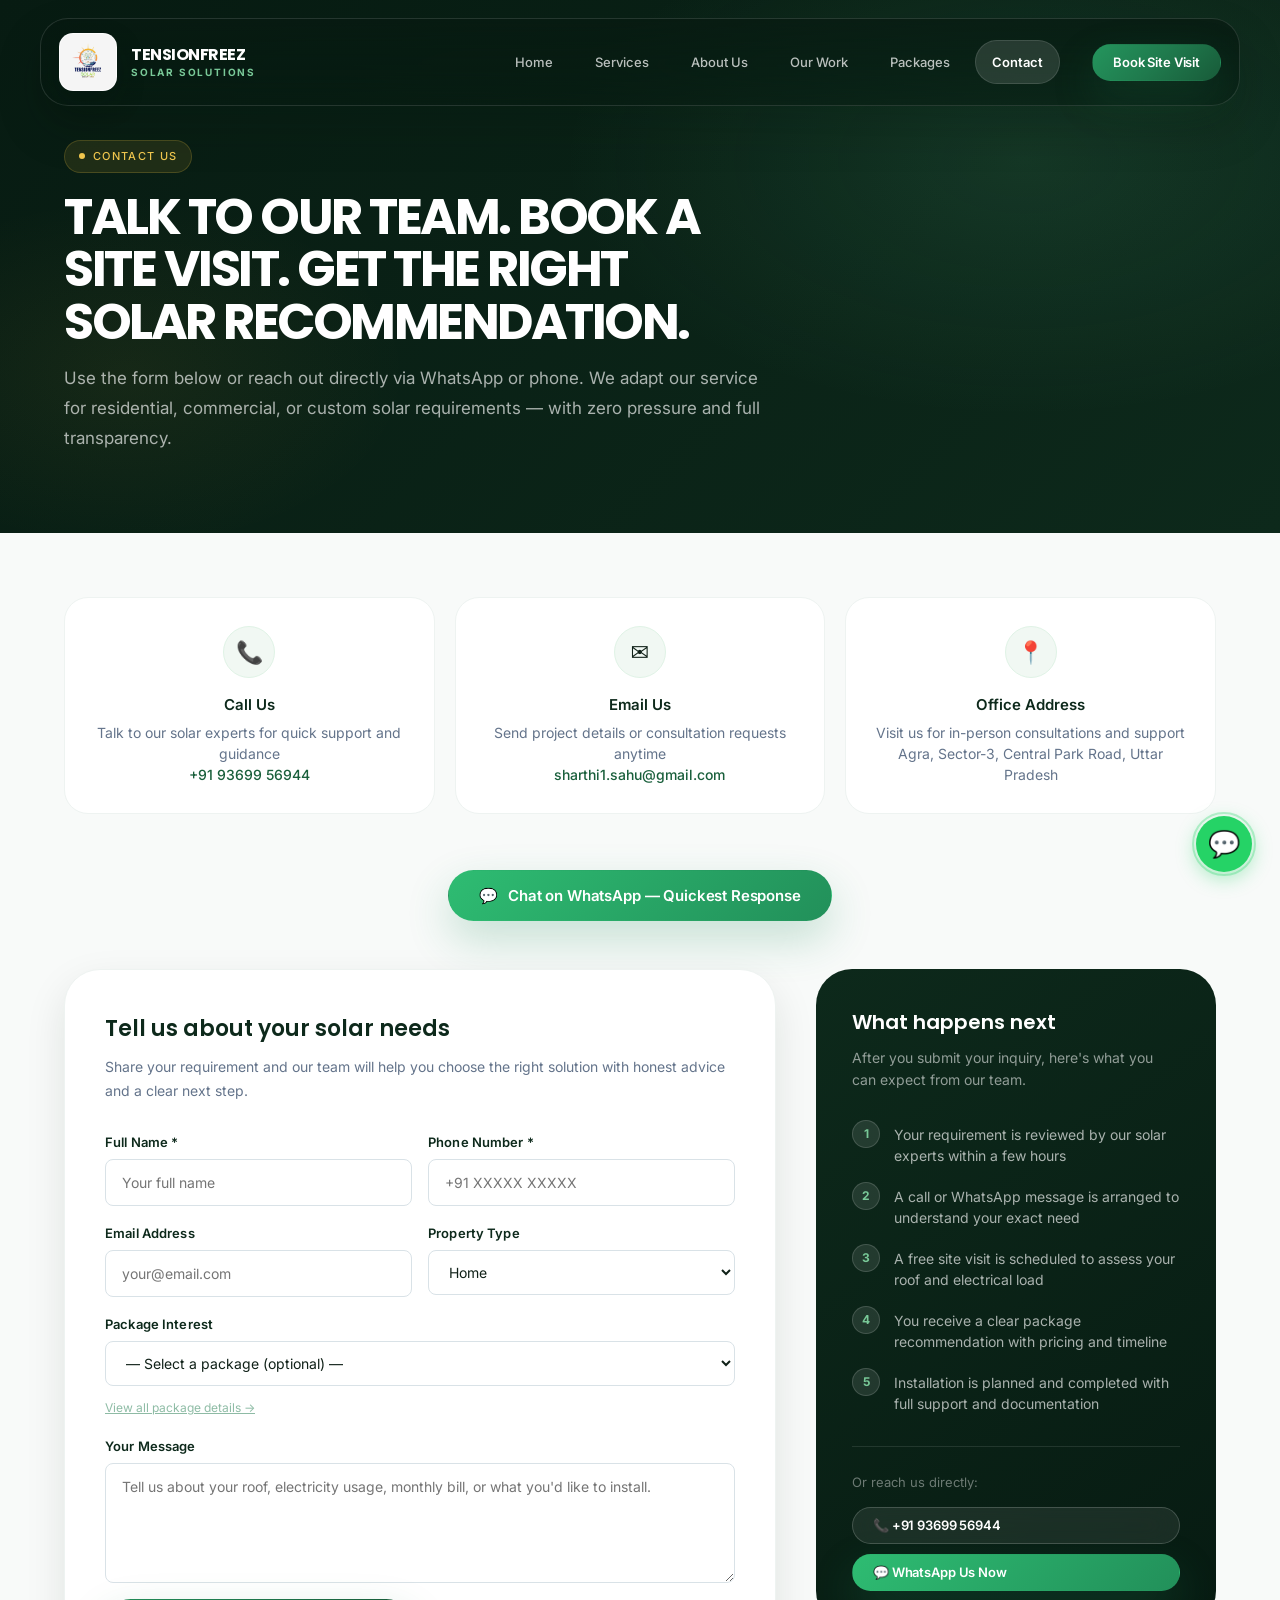
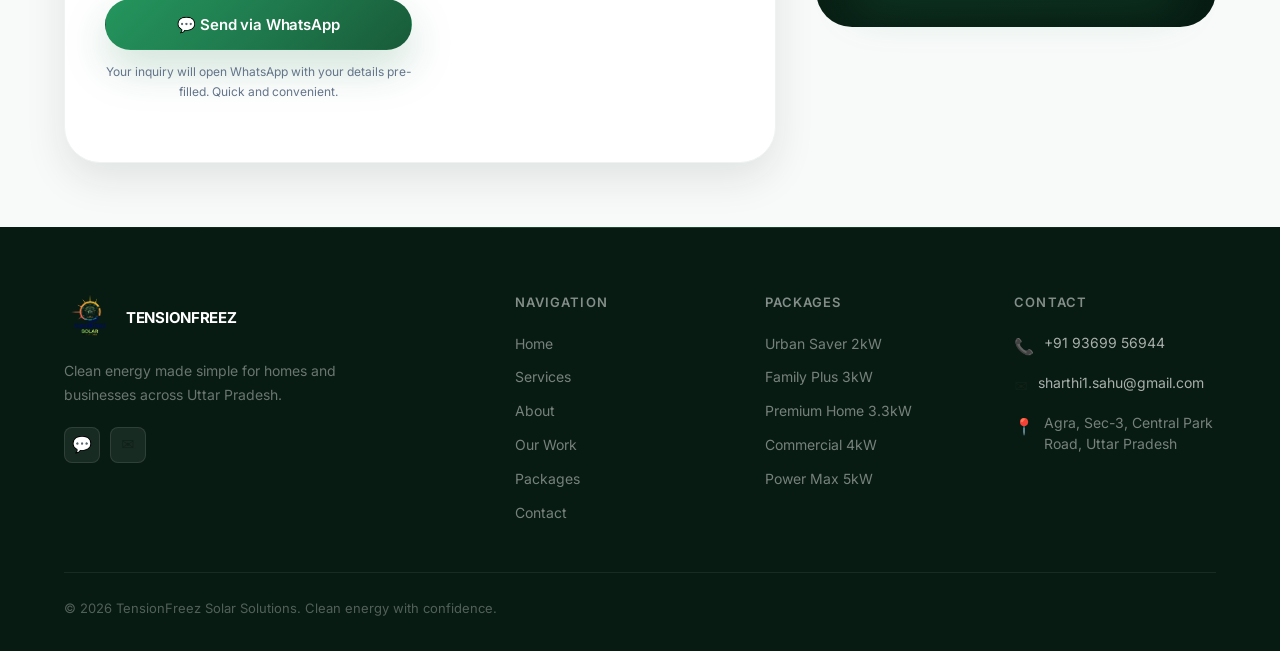
<file: contact.html>
<!DOCTYPE html>
<html lang="en">
<head>
  <meta charset="UTF-8" />
  <meta name="viewport" content="width=device-width, initial-scale=1.0" />
  <title>Contact Us | TensionFreez Solar Solutions</title>
  <meta name="description" content="Contact TensionFreez Solar Solutions to book a free site visit, request a quote, or ask about solar packages and services." />
  <link rel="icon" type="image/png" href="Images/Logo/TFSSLogo.png" />
  <link rel="stylesheet" href="styles.css" />
</head>
<body class="contact-page">

<a class="wa-float" href="https://wa.me/9369956944?text=Hello%2C%20I%27m%20interested%20in%20solar%20installation." target="_blank" rel="noopener" aria-label="Chat on WhatsApp">💬</a>

<div class="page-shell">
  <header class="site-header" id="site-header">
    <div class="container header-inner">
      <a class="brand" href="index.html" aria-label="TensionFreez Solar Solutions home">
        <img src="Images/Logo/TFSSLogo.png" alt="TensionFreez Solar Solutions logo" />
        <div class="brand-text">
          <strong>TENSIONFREEZ</strong>
          <span>Solar Solutions</span>
        </div>
      </a>
      <nav class="site-nav" id="site-nav" aria-label="Primary navigation">
        <a href="index.html">Home</a>
        <a href="services.html">Services</a>
        <a href="about.html">About Us</a>
        <a href="work.html">Our Work</a>
        <a href="packages.html">Packages</a>
        <a class="active" href="contact.html">Contact</a>
      </nav>
      <div class="header-cta">
        <a class="btn btn-primary btn-sm" href="contact.html">Book Site Visit</a>
        <button class="menu-toggle" id="menu-toggle" aria-label="Toggle navigation" aria-expanded="false">
          <span></span><span></span><span></span>
        </button>
      </div>
    </div>
  </header>

  <main>
    <section class="page-hero">
      <div class="container">
        <div class="page-hero-inner" data-reveal>
          <div class="eyebrow">Contact Us</div>
          <h1>Talk to our team. Book a site visit. Get the right solar recommendation.</h1>
          <p>Use the form below or reach out directly via WhatsApp or phone. We adapt our service for residential, commercial, or custom solar requirements — with zero pressure and full transparency.</p>
        </div>
      </div>
    </section>

    <section class="section-tight">
      <div class="container">
        <div class="contact-cards-row">
          <div class="contact-info-card" data-reveal="left">
            <div class="c-icon">📞</div>
            <strong>Call Us</strong>
            <p>Talk to our solar experts for quick support and guidance</p>
            <p><a href="tel:+919369956944">+91 93699 56944</a></p>
          </div>
          <div class="contact-info-card" data-reveal>
            <div class="c-icon">✉️</div>
            <strong>Email Us</strong>
            <p>Send project details or consultation requests anytime</p>
            <p><a href="mailto:sharthi1.sahu@gmail.com">sharthi1.sahu@gmail.com</a></p>
          </div>
          <div class="contact-info-card" data-reveal="right">
            <div class="c-icon">📍</div>
            <strong>Office Address</strong>
            <p>Visit us for in-person consultations and support</p>
            <p>Agra, Sector-3, Central Park Road, Uttar Pradesh</p>
          </div>
        </div>

        <!-- WhatsApp CTA -->
        <div style="text-align: center; margin-bottom: 48px;" data-reveal>
          <a class="btn btn-wa btn-lg" href="https://wa.me/9369956944?text=Hello%2C%20I%27m%20interested%20in%20solar%20installation.%20Can%20you%20help%3F" target="_blank" rel="noopener">
            <span>💬</span> Chat on WhatsApp — Quickest Response
          </a>
        </div>

        <div class="contact-layout">
          <div class="form-panel" data-reveal="left">
            <h3>Tell us about your solar needs</h3>
            <p>Share your requirement and our team will help you choose the right solution with honest advice and a clear next step.</p>
            <form class="form-grid contact-inquiry-form" data-inquiry-form style="margin-top: 24px;">
              <div class="field">
                <label for="contact-name">Full Name *</label>
                <input id="contact-name" name="name" type="text" placeholder="Your full name" required />
              </div>
              <div class="field">
                <label for="contact-phone">Phone Number *</label>
                <input id="contact-phone" name="phone" type="tel" placeholder="+91 XXXXX XXXXX" required />
              </div>
              <div class="field">
                <label for="contact-email">Email Address</label>
                <input id="contact-email" name="email" type="email" placeholder="your@email.com" />
              </div>
              <div class="field">
                <label for="contact-property">Property Type</label>
                <select id="contact-property" name="property">
                  <option>Home</option>
                  <option>Shop</option>
                  <option>Office</option>
                  <option>Industrial</option>
                  <option>Other</option>
                </select>
              </div>
              <div class="field full">
                <label for="contact-interest">Package Interest</label>
                <select id="contact-interest" data-interest-field name="interest">
                  <option value="">— Select a package (optional) —</option>
                  <option value="Urban Saver 2kW">Urban Saver 2kW — ₹1,55,000</option>
                  <option value="Family Plus 3kW">Family Plus 3kW — ₹1,90,000</option>
                  <option value="Premium Home 3.3kW">Premium Home 3.3kW — ₹2,00,000</option>
                  <option value="Commercial Edge 4kW">Commercial Edge 4kW — ₹2,40,000</option>
                  <option value="Power Max 5kW">Power Max 5kW — ₹2,85,000</option>
                  <option value="Custom Solar Package">Custom Solar Package</option>
                </select>
                <a class="package-link" href="packages.html" data-package-link>View all package details →</a>
              </div>
              <div class="field full">
                <label for="contact-message">Your Message</label>
                <textarea id="contact-message" name="message" placeholder="Tell us about your roof, electricity usage, monthly bill, or what you'd like to install."></textarea>
              </div>
              <div class="full contact-form-actions" style="display: flex; flex-direction: column; gap: 12px;">
                <button class="btn btn-primary btn-lg" type="submit" style="width: 100%; justify-content: center;">
                  💬 Send via WhatsApp
                </button>
                <p style="font-size: 12px; color: var(--gray-500); text-align: center;">Your inquiry will open WhatsApp with your details pre-filled. Quick and convenient.</p>
                <p class="form-status" data-inquiry-status></p>
              </div>
            </form>
          </div>

          <div class="contact-sidebar" data-reveal="right">
            <h3>What happens next</h3>
            <p>After you submit your inquiry, here's what you can expect from our team.</p>
            <div class="next-steps">
              <div class="next-step">
                <span class="step-num">1</span>
                <p>Your requirement is reviewed by our solar experts within a few hours</p>
              </div>
              <div class="next-step">
                <span class="step-num">2</span>
                <p>A call or WhatsApp message is arranged to understand your exact need</p>
              </div>
              <div class="next-step">
                <span class="step-num">3</span>
                <p>A free site visit is scheduled to assess your roof and electrical load</p>
              </div>
              <div class="next-step">
                <span class="step-num">4</span>
                <p>You receive a clear package recommendation with pricing and timeline</p>
              </div>
              <div class="next-step">
                <span class="step-num">5</span>
                <p>Installation is planned and completed with full support and documentation</p>
              </div>
            </div>

            <div style="margin-top: 32px; padding-top: 24px; border-top: 1px solid rgba(255,255,255,.1);">
              <p style="font-size: 13px; color: rgba(255,255,255,.4); margin-bottom: 14px;">Or reach us directly:</p>
              <div style="display: flex; flex-direction: column; gap: 10px;">
                <a href="tel:+919369956944" class="btn btn-ghost btn-sm" style="justify-content: flex-start;">📞 +91 93699 56944</a>
                <a href="https://wa.me/9369956944" target="_blank" rel="noopener" class="btn btn-wa btn-sm" style="justify-content: flex-start;">💬 WhatsApp Us Now</a>
              </div>
            </div>
          </div>
        </div>
      </div>
    </section>
  </main>

  <footer class="footer">
    <div class="container">
      <div class="footer-grid">
        <div class="footer-brand">
          <div class="footer-logo">
            <img src="Images/Logo/TFSSLogo.png" alt="TensionFreez" />
            <strong>TENSIONFREEZ</strong>
          </div>
          <p>Clean energy made simple for homes and businesses across Uttar Pradesh.</p>
          <div class="footer-social">
            <a class="social-btn" href="https://wa.me/9369956944" target="_blank" rel="noopener" aria-label="WhatsApp">💬</a>
            <a class="social-btn" href="mailto:sharthi1.sahu@gmail.com" aria-label="Email">✉️</a>
          </div>
        </div>
        <div class="footer-col">
          <h4>Navigation</h4>
          <nav class="footer-links">
            <a href="index.html">Home</a>
            <a href="services.html">Services</a>
            <a href="about.html">About</a>
            <a href="work.html">Our Work</a>
            <a href="packages.html">Packages</a>
            <a href="contact.html">Contact</a>
          </nav>
        </div>
        <div class="footer-col">
          <h4>Packages</h4>
          <nav class="footer-links">
            <a href="packages.html#urban-saver-2kw">Urban Saver 2kW</a>
            <a href="packages.html#family-plus-3kw">Family Plus 3kW</a>
            <a href="packages.html#premium-home-33kw">Premium Home 3.3kW</a>
            <a href="packages.html#commercial-edge-4kw">Commercial 4kW</a>
            <a href="packages.html#power-max-5kw">Power Max 5kW</a>
          </nav>
        </div>
        <div class="footer-col">
          <h4>Contact</h4>
          <div class="footer-contact-item">
            <span class="fc-icon">📞</span>
            <p><a href="tel:+919369956944">+91 93699 56944</a></p>
          </div>
          <div class="footer-contact-item">
            <span class="fc-icon">✉️</span>
            <p><a href="mailto:sharthi1.sahu@gmail.com">sharthi1.sahu@gmail.com</a></p>
          </div>
          <div class="footer-contact-item">
            <span class="fc-icon">📍</span>
            <p>Agra, Sec-3, Central Park Road, Uttar Pradesh</p>
          </div>
        </div>
      </div>
      <div class="footer-bottom">
        <p>&copy; <span data-year></span> TensionFreez Solar Solutions. Clean energy with confidence.</p>
      </div>
    </div>
  </footer>
</div>

<script src="script.js"></script>
</body>
</html>
</file>
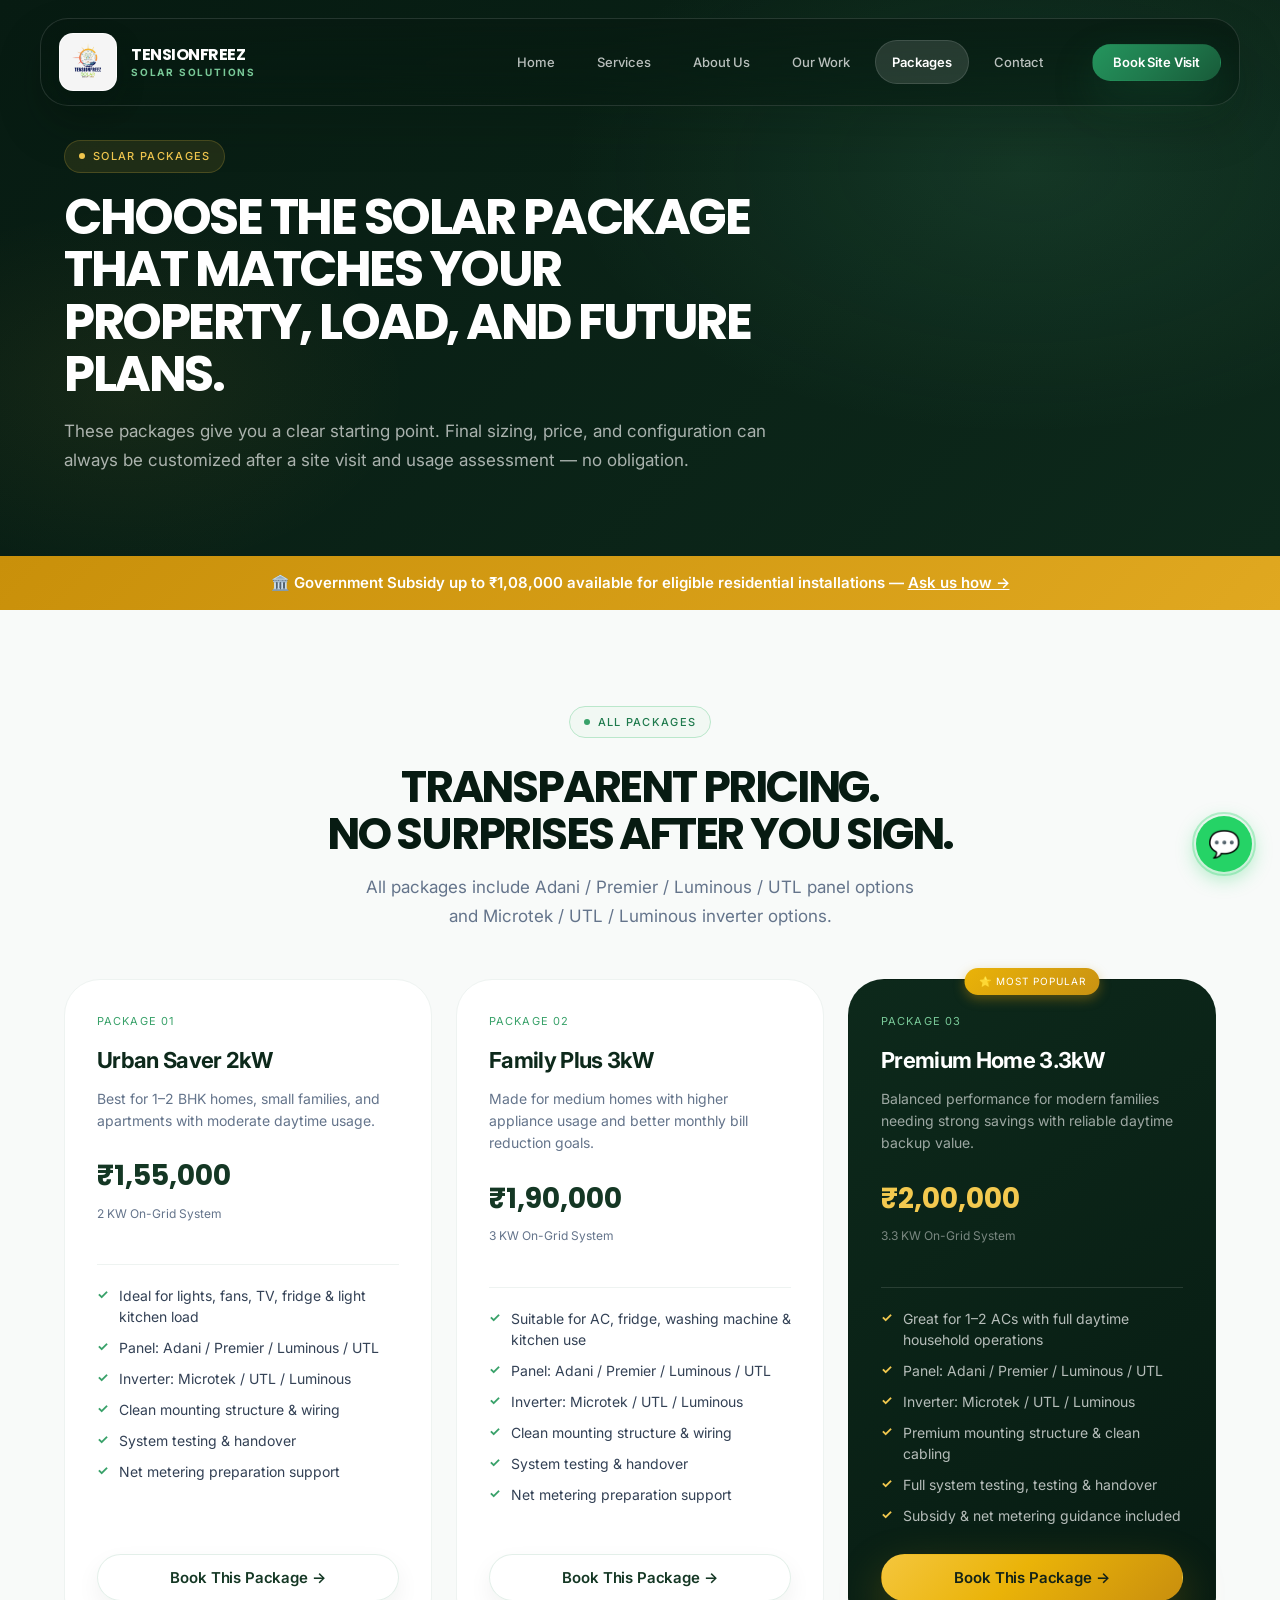
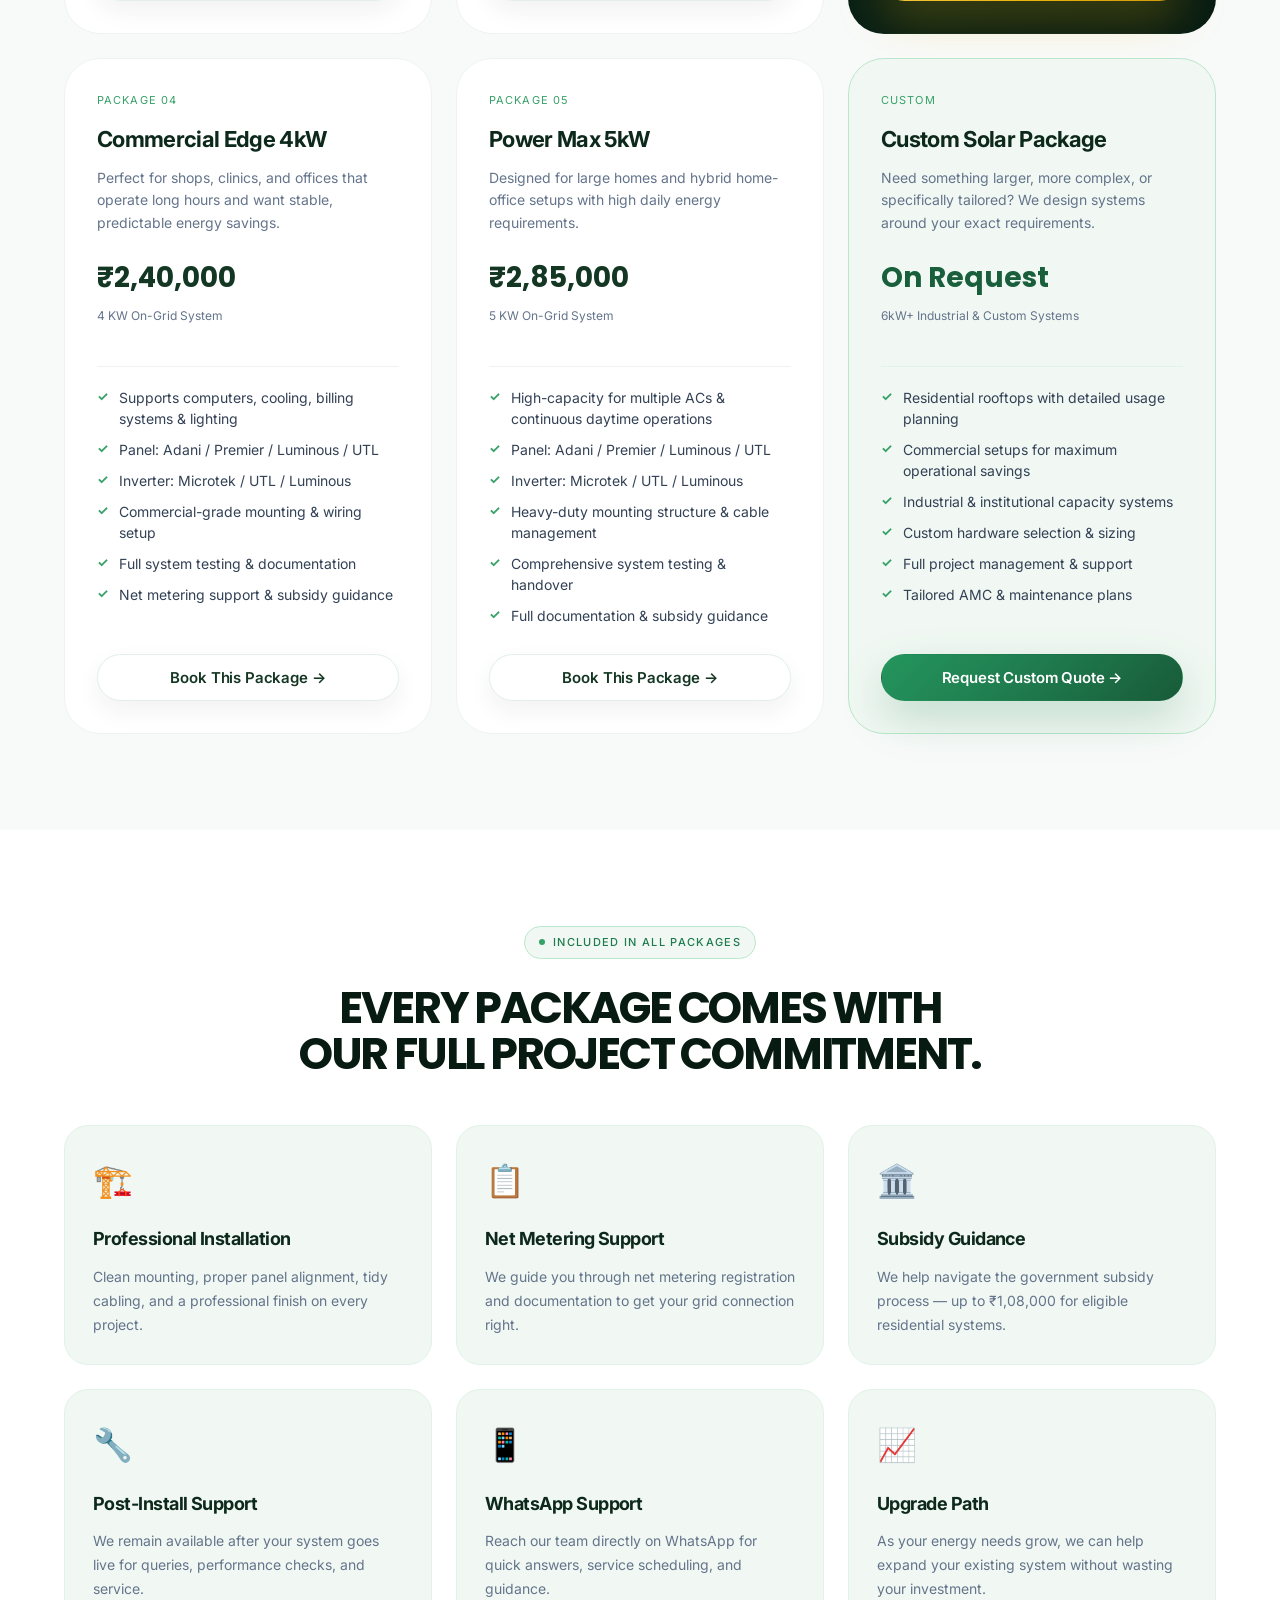
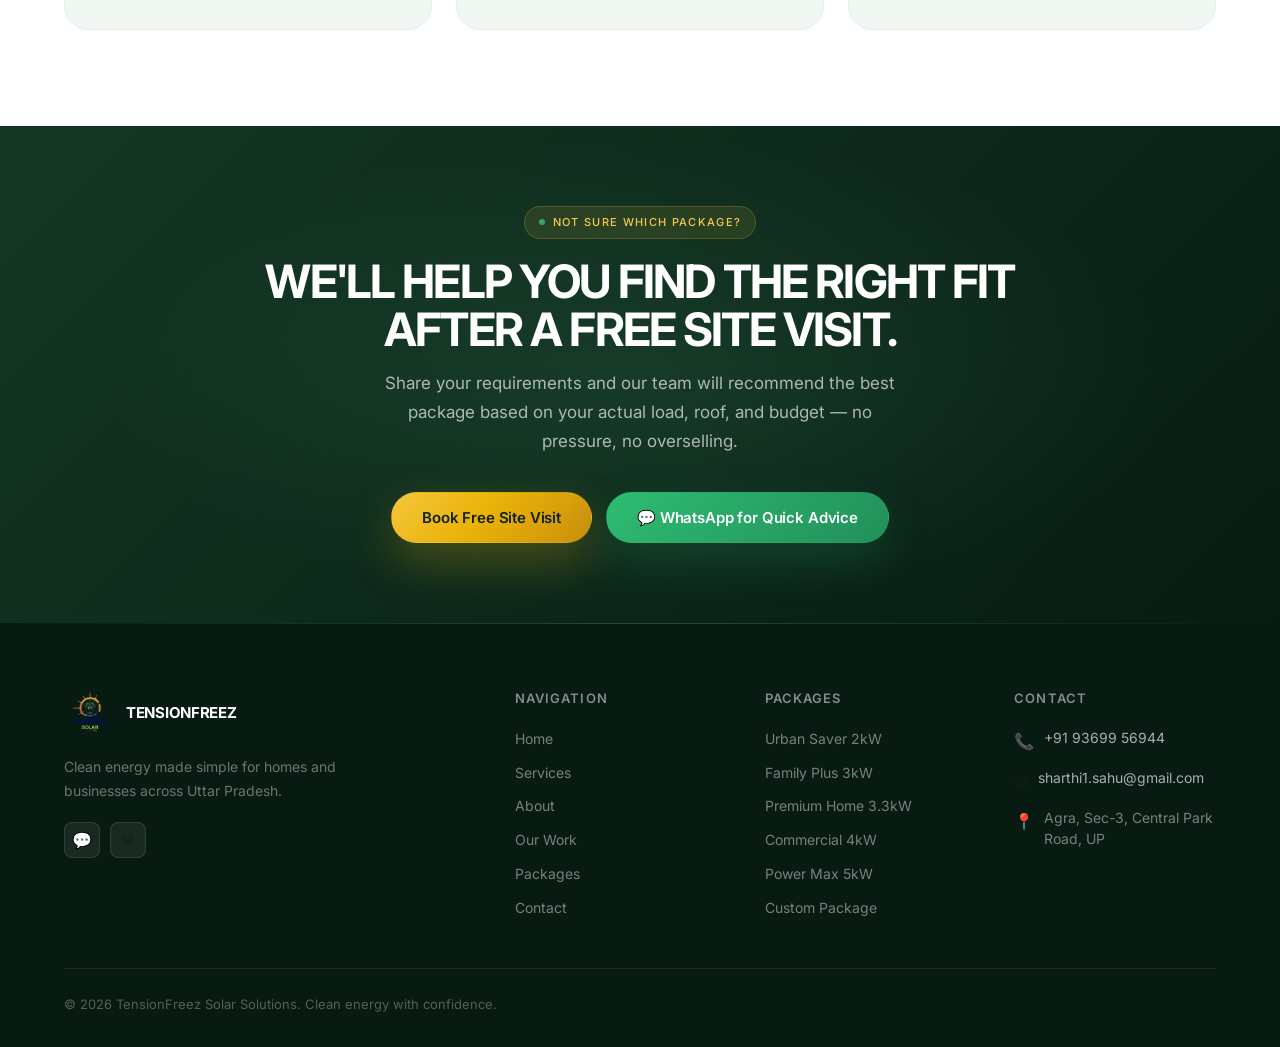
<file: packages.html>
<!DOCTYPE html>
<html lang="en">
<head>
  <meta charset="UTF-8" />
  <meta name="viewport" content="width=device-width, initial-scale=1.0" />
  <title>Packages | TensionFreez Solar Solutions</title>
  <meta name="description" content="Explore flexible solar packages from 2kW to 5kW+ for homes, businesses, and large energy users from TensionFreez Solar Solutions. Starting at ₹1,55,000." />
  <link rel="icon" type="image/png" href="Images/Logo/TFSSLogo.png" />
  <link rel="stylesheet" href="styles.css" />
</head>
<body>

<a class="wa-float" href="https://wa.me/9369956944?text=Hello%2C%20I%27m%20interested%20in%20solar%20installation." target="_blank" rel="noopener" aria-label="Chat on WhatsApp">💬</a>

<div class="page-shell">
  <header class="site-header" id="site-header">
    <div class="container header-inner">
      <a class="brand" href="index.html" aria-label="TensionFreez Solar Solutions home">
        <img src="Images/Logo/TFSSLogo.png" alt="TensionFreez Solar Solutions logo" />
        <div class="brand-text">
          <strong>TENSIONFREEZ</strong>
          <span>Solar Solutions</span>
        </div>
      </a>
      <nav class="site-nav" id="site-nav" aria-label="Primary navigation">
        <a href="index.html">Home</a>
        <a href="services.html">Services</a>
        <a href="about.html">About Us</a>
        <a href="work.html">Our Work</a>
        <a class="active" href="packages.html">Packages</a>
        <a href="contact.html">Contact</a>
      </nav>
      <div class="header-cta">
        <a class="btn btn-primary btn-sm" href="contact.html">Book Site Visit</a>
        <button class="menu-toggle" id="menu-toggle" aria-label="Toggle navigation" aria-expanded="false">
          <span></span><span></span><span></span>
        </button>
      </div>
    </div>
  </header>

  <main>
    <section class="page-hero">
      <div class="container">
        <div class="page-hero-inner" data-reveal>
          <div class="eyebrow">Solar Packages</div>
          <h1>Choose the solar package that matches your property, load, and future plans.</h1>
          <p>These packages give you a clear starting point. Final sizing, price, and configuration can always be customized after a site visit and usage assessment — no obligation.</p>
        </div>
      </div>
    </section>

    <!-- Subsidy notice -->
    <div style="background: linear-gradient(135deg, #c9900a, #e0a820); padding: 14px 0; text-align: center;">
      <p style="color: white; font-weight: 600; font-size: 15px; margin: 0;">🏛️ Government Subsidy up to ₹1,08,000 available for eligible residential installations — <a href="contact.html" style="color: white; text-decoration: underline;">Ask us how →</a></p>
    </div>

    <section class="section packages-section" id="packages-start">
      <div class="container">
        <div class="section-label" data-reveal><div class="eyebrow">All Packages</div></div>
        <h2 class="section-heading section-heading--center" data-reveal>Transparent pricing.<br>No surprises after you sign.</h2>
        <p class="section-sub section-sub--center" data-reveal style="margin-bottom: 48px;">All packages include Adani / Premier / Luminous / UTL panel options and Microtek / UTL / Luminous inverter options.</p>

        <div class="pkg-grid">

          <article class="pkg-card" id="urban-saver-2kw" data-reveal="left">
            <span class="pkg-tag">Package 01</span>
            <h3>Urban Saver 2kW</h3>
            <p>Best for 1–2 BHK homes, small families, and apartments with moderate daytime usage.</p>
            <div class="pkg-price">₹1,55,000</div>
            <div class="pkg-price-note">2 KW On-Grid System</div>
            <div class="pkg-divider"></div>
            <ul class="pkg-features">
              <li>Ideal for lights, fans, TV, fridge &amp; light kitchen load</li>
              <li>Panel: Adani / Premier / Luminous / UTL</li>
              <li>Inverter: Microtek / UTL / Luminous</li>
              <li>Clean mounting structure &amp; wiring</li>
              <li>System testing &amp; handover</li>
              <li>Net metering preparation support</li>
            </ul>
            <a class="btn btn-secondary" href="contact.html?package=Urban%20Saver%202kW" style="width: 100%; justify-content: center;">Book This Package →</a>
          </article>

          <article class="pkg-card" id="family-plus-3kw" data-reveal>
            <span class="pkg-tag">Package 02</span>
            <h3>Family Plus 3kW</h3>
            <p>Made for medium homes with higher appliance usage and better monthly bill reduction goals.</p>
            <div class="pkg-price">₹1,90,000</div>
            <div class="pkg-price-note">3 KW On-Grid System</div>
            <div class="pkg-divider"></div>
            <ul class="pkg-features">
              <li>Suitable for AC, fridge, washing machine &amp; kitchen use</li>
              <li>Panel: Adani / Premier / Luminous / UTL</li>
              <li>Inverter: Microtek / UTL / Luminous</li>
              <li>Clean mounting structure &amp; wiring</li>
              <li>System testing &amp; handover</li>
              <li>Net metering preparation support</li>
            </ul>
            <a class="btn btn-secondary" href="contact.html?package=Family%20Plus%203kW" style="width: 100%; justify-content: center;">Book This Package →</a>
          </article>

          <article class="pkg-card featured" id="premium-home-33kw" data-reveal="right">
            <div class="pkg-popular">⭐ Most Popular</div>
            <span class="pkg-tag">Package 03</span>
            <h3>Premium Home 3.3kW</h3>
            <p>Balanced performance for modern families needing strong savings with reliable daytime backup value.</p>
            <div class="pkg-price">₹2,00,000</div>
            <div class="pkg-price-note">3.3 KW On-Grid System</div>
            <div class="pkg-divider"></div>
            <ul class="pkg-features">
              <li>Great for 1–2 ACs with full daytime household operations</li>
              <li>Panel: Adani / Premier / Luminous / UTL</li>
              <li>Inverter: Microtek / UTL / Luminous</li>
              <li>Premium mounting structure &amp; clean cabling</li>
              <li>Full system testing, testing &amp; handover</li>
              <li>Subsidy &amp; net metering guidance included</li>
            </ul>
            <a class="btn btn-gold" href="contact.html?package=Premium%20Home%203.3kW" style="width: 100%; justify-content: center;">Book This Package →</a>
          </article>

          <article class="pkg-card" id="commercial-edge-4kw" data-reveal="left">
            <span class="pkg-tag">Package 04</span>
            <h3>Commercial Edge 4kW</h3>
            <p>Perfect for shops, clinics, and offices that operate long hours and want stable, predictable energy savings.</p>
            <div class="pkg-price">₹2,40,000</div>
            <div class="pkg-price-note">4 KW On-Grid System</div>
            <div class="pkg-divider"></div>
            <ul class="pkg-features">
              <li>Supports computers, cooling, billing systems &amp; lighting</li>
              <li>Panel: Adani / Premier / Luminous / UTL</li>
              <li>Inverter: Microtek / UTL / Luminous</li>
              <li>Commercial-grade mounting &amp; wiring setup</li>
              <li>Full system testing &amp; documentation</li>
              <li>Net metering support &amp; subsidy guidance</li>
            </ul>
            <a class="btn btn-secondary" href="contact.html?package=Commercial%20Edge%204kW" style="width: 100%; justify-content: center;">Book This Package →</a>
          </article>

          <article class="pkg-card" id="power-max-5kw" data-reveal>
            <span class="pkg-tag">Package 05</span>
            <h3>Power Max 5kW</h3>
            <p>Designed for large homes and hybrid home-office setups with high daily energy requirements.</p>
            <div class="pkg-price">₹2,85,000</div>
            <div class="pkg-price-note">5 KW On-Grid System</div>
            <div class="pkg-divider"></div>
            <ul class="pkg-features">
              <li>High-capacity for multiple ACs &amp; continuous daytime operations</li>
              <li>Panel: Adani / Premier / Luminous / UTL</li>
              <li>Inverter: Microtek / UTL / Luminous</li>
              <li>Heavy-duty mounting structure &amp; cable management</li>
              <li>Comprehensive system testing &amp; handover</li>
              <li>Full documentation &amp; subsidy guidance</li>
            </ul>
            <a class="btn btn-secondary" href="contact.html?package=Power%20Max%205kW" style="width: 100%; justify-content: center;">Book This Package →</a>
          </article>

          <article class="pkg-card" id="custom-solar-package" data-reveal="right" style="background: var(--green-50); border-color: var(--green-200);">
            <span class="pkg-tag">Custom</span>
            <h3>Custom Solar Package</h3>
            <p>Need something larger, more complex, or specifically tailored? We design systems around your exact requirements.</p>
            <div class="pkg-price" style="color: var(--green-600);">On Request</div>
            <div class="pkg-price-note">6kW+ Industrial &amp; Custom Systems</div>
            <div class="pkg-divider" style="background: var(--green-100);"></div>
            <ul class="pkg-features" style="color: var(--gray-700);">
              <li>Residential rooftops with detailed usage planning</li>
              <li>Commercial setups for maximum operational savings</li>
              <li>Industrial &amp; institutional capacity systems</li>
              <li>Custom hardware selection &amp; sizing</li>
              <li>Full project management &amp; support</li>
              <li>Tailored AMC &amp; maintenance plans</li>
            </ul>
            <a class="btn btn-primary" href="contact.html?package=Custom%20Solar%20Package" style="width: 100%; justify-content: center;">Request Custom Quote →</a>
          </article>
        </div>
      </div>
    </section>

    <!-- FAQ-style section -->
    <section class="section" style="background: white;">
      <div class="container">
        <div class="section-label" data-reveal><div class="eyebrow">Included in All Packages</div></div>
        <h2 class="section-heading section-heading--center" data-reveal>Every package comes with<br>our full project commitment.</h2>
        <div class="values-grid" style="margin-top: 48px;">
          <div class="value-card" data-reveal="left">
            <div class="val-icon">🏗️</div>
            <h3>Professional Installation</h3>
            <p>Clean mounting, proper panel alignment, tidy cabling, and a professional finish on every project.</p>
          </div>
          <div class="value-card" data-reveal>
            <div class="val-icon">📋</div>
            <h3>Net Metering Support</h3>
            <p>We guide you through net metering registration and documentation to get your grid connection right.</p>
          </div>
          <div class="value-card" data-reveal="right">
            <div class="val-icon">🏛️</div>
            <h3>Subsidy Guidance</h3>
            <p>We help navigate the government subsidy process — up to ₹1,08,000 for eligible residential systems.</p>
          </div>
          <div class="value-card" data-reveal="left">
            <div class="val-icon">🔧</div>
            <h3>Post-Install Support</h3>
            <p>We remain available after your system goes live for queries, performance checks, and service.</p>
          </div>
          <div class="value-card" data-reveal>
            <div class="val-icon">📱</div>
            <h3>WhatsApp Support</h3>
            <p>Reach our team directly on WhatsApp for quick answers, service scheduling, and guidance.</p>
          </div>
          <div class="value-card" data-reveal="right">
            <div class="val-icon">📈</div>
            <h3>Upgrade Path</h3>
            <p>As your energy needs grow, we can help expand your existing system without wasting your investment.</p>
          </div>
        </div>
      </div>
    </section>

    <section class="cta-banner">
      <div class="container cta-banner-inner">
        <div class="eyebrow" data-reveal style="color: var(--gold-300); background: rgba(240,192,64,.1); border-color: rgba(240,192,64,.2);">Not Sure Which Package?</div>
        <h2 data-reveal>We'll help you find the right fit<br>after a free site visit.</h2>
        <p data-reveal>Share your requirements and our team will recommend the best package based on your actual load, roof, and budget — no pressure, no overselling.</p>
        <div class="cta-actions" data-reveal>
          <a class="btn btn-gold btn-lg" href="contact.html">Book Free Site Visit</a>
          <a class="btn btn-wa btn-lg" href="https://wa.me/9369956944" target="_blank" rel="noopener">💬 WhatsApp for Quick Advice</a>
        </div>
      </div>
    </section>
  </main>

  <footer class="footer">
    <div class="container">
      <div class="footer-grid">
        <div class="footer-brand">
          <div class="footer-logo">
            <img src="Images/Logo/TFSSLogo.png" alt="TensionFreez" />
            <strong>TENSIONFREEZ</strong>
          </div>
          <p>Clean energy made simple for homes and businesses across Uttar Pradesh.</p>
          <div class="footer-social">
            <a class="social-btn" href="https://wa.me/9369956944" target="_blank" rel="noopener" aria-label="WhatsApp">💬</a>
            <a class="social-btn" href="mailto:sharthi1.sahu@gmail.com" aria-label="Email">✉️</a>
          </div>
        </div>
        <div class="footer-col">
          <h4>Navigation</h4>
          <nav class="footer-links">
            <a href="index.html">Home</a>
            <a href="services.html">Services</a>
            <a href="about.html">About</a>
            <a href="work.html">Our Work</a>
            <a href="packages.html">Packages</a>
            <a href="contact.html">Contact</a>
          </nav>
        </div>
        <div class="footer-col">
          <h4>Packages</h4>
          <nav class="footer-links">
            <a href="#urban-saver-2kw">Urban Saver 2kW</a>
            <a href="#family-plus-3kw">Family Plus 3kW</a>
            <a href="#premium-home-33kw">Premium Home 3.3kW</a>
            <a href="#commercial-edge-4kw">Commercial 4kW</a>
            <a href="#power-max-5kw">Power Max 5kW</a>
            <a href="#custom-solar-package">Custom Package</a>
          </nav>
        </div>
        <div class="footer-col">
          <h4>Contact</h4>
          <div class="footer-contact-item">
            <span class="fc-icon">📞</span>
            <p><a href="tel:+919369956944">+91 93699 56944</a></p>
          </div>
          <div class="footer-contact-item">
            <span class="fc-icon">✉️</span>
            <p><a href="mailto:sharthi1.sahu@gmail.com">sharthi1.sahu@gmail.com</a></p>
          </div>
          <div class="footer-contact-item">
            <span class="fc-icon">📍</span>
            <p>Agra, Sec-3, Central Park Road, UP</p>
          </div>
        </div>
      </div>
      <div class="footer-bottom">
        <p>&copy; <span data-year></span> TensionFreez Solar Solutions. Clean energy with confidence.</p>
      </div>
    </div>
  </footer>
</div>

<script src="script.js"></script>
</body>
</html>
</file>
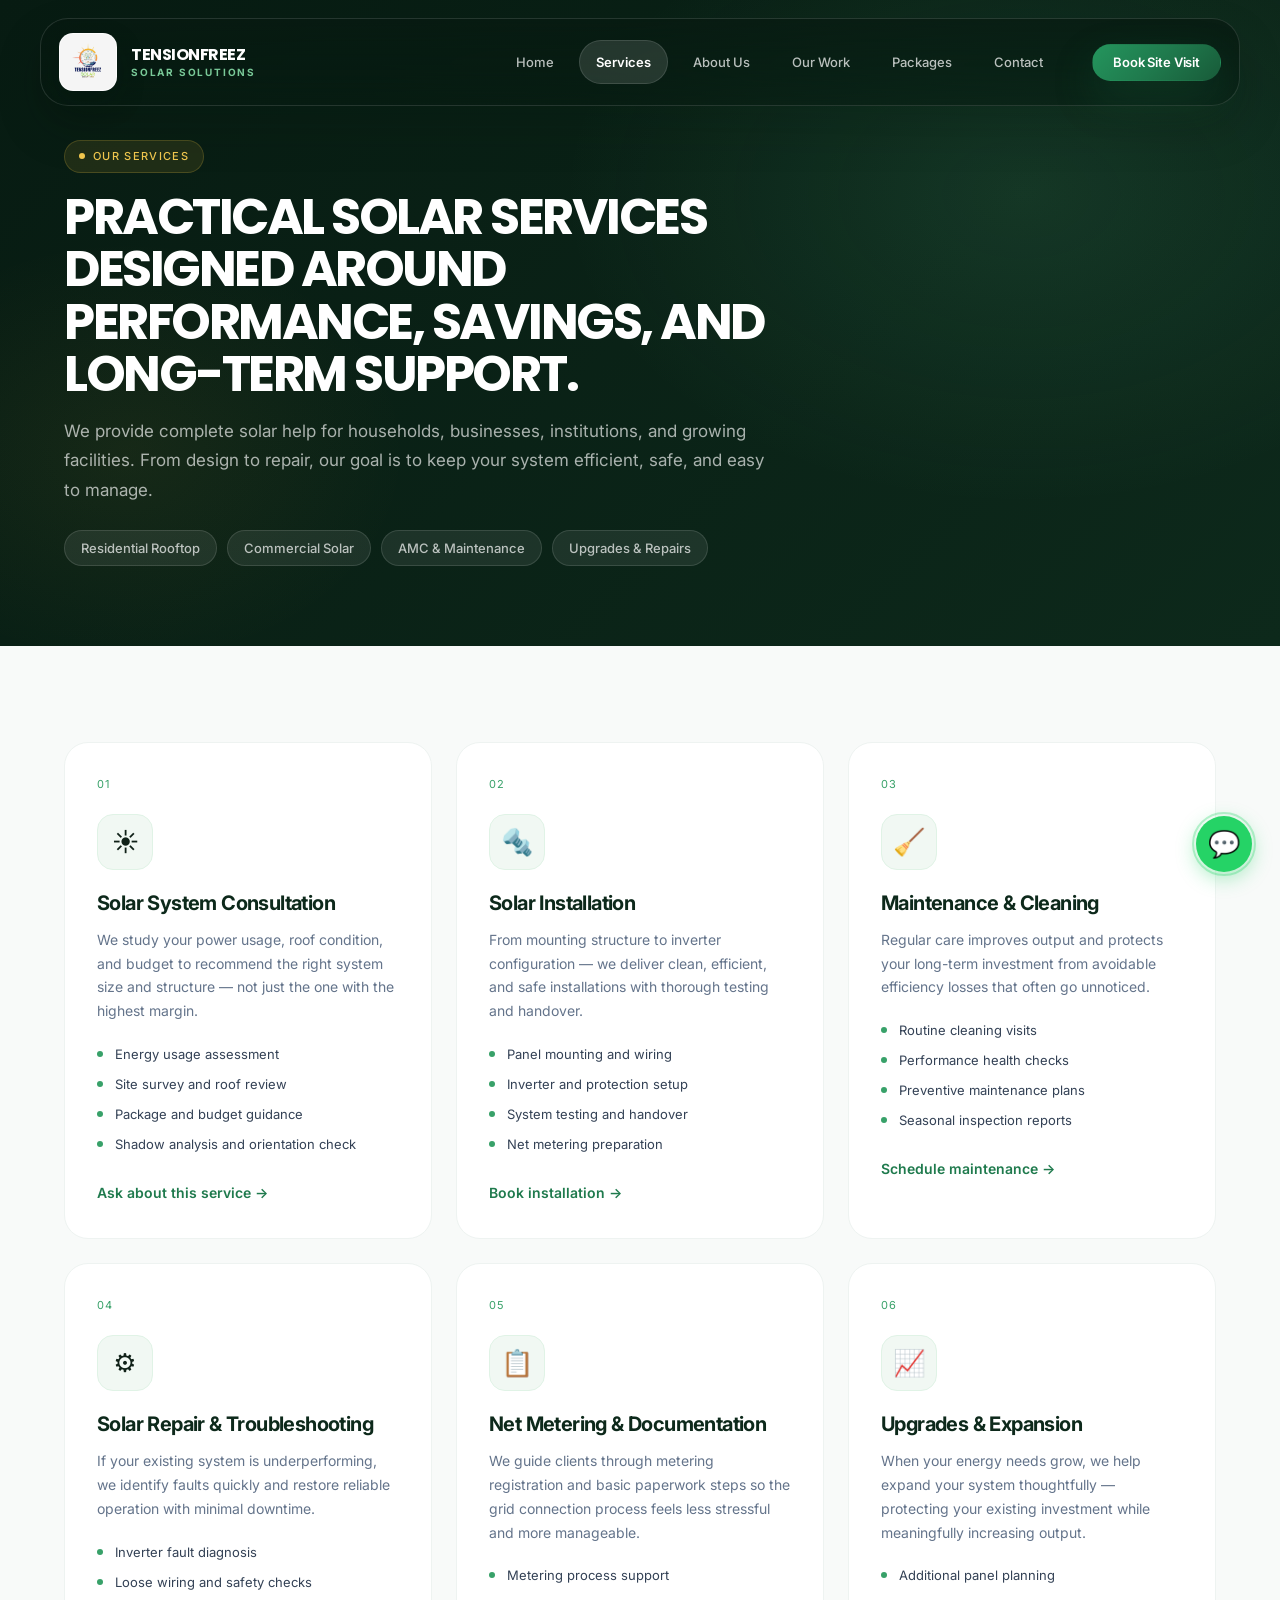
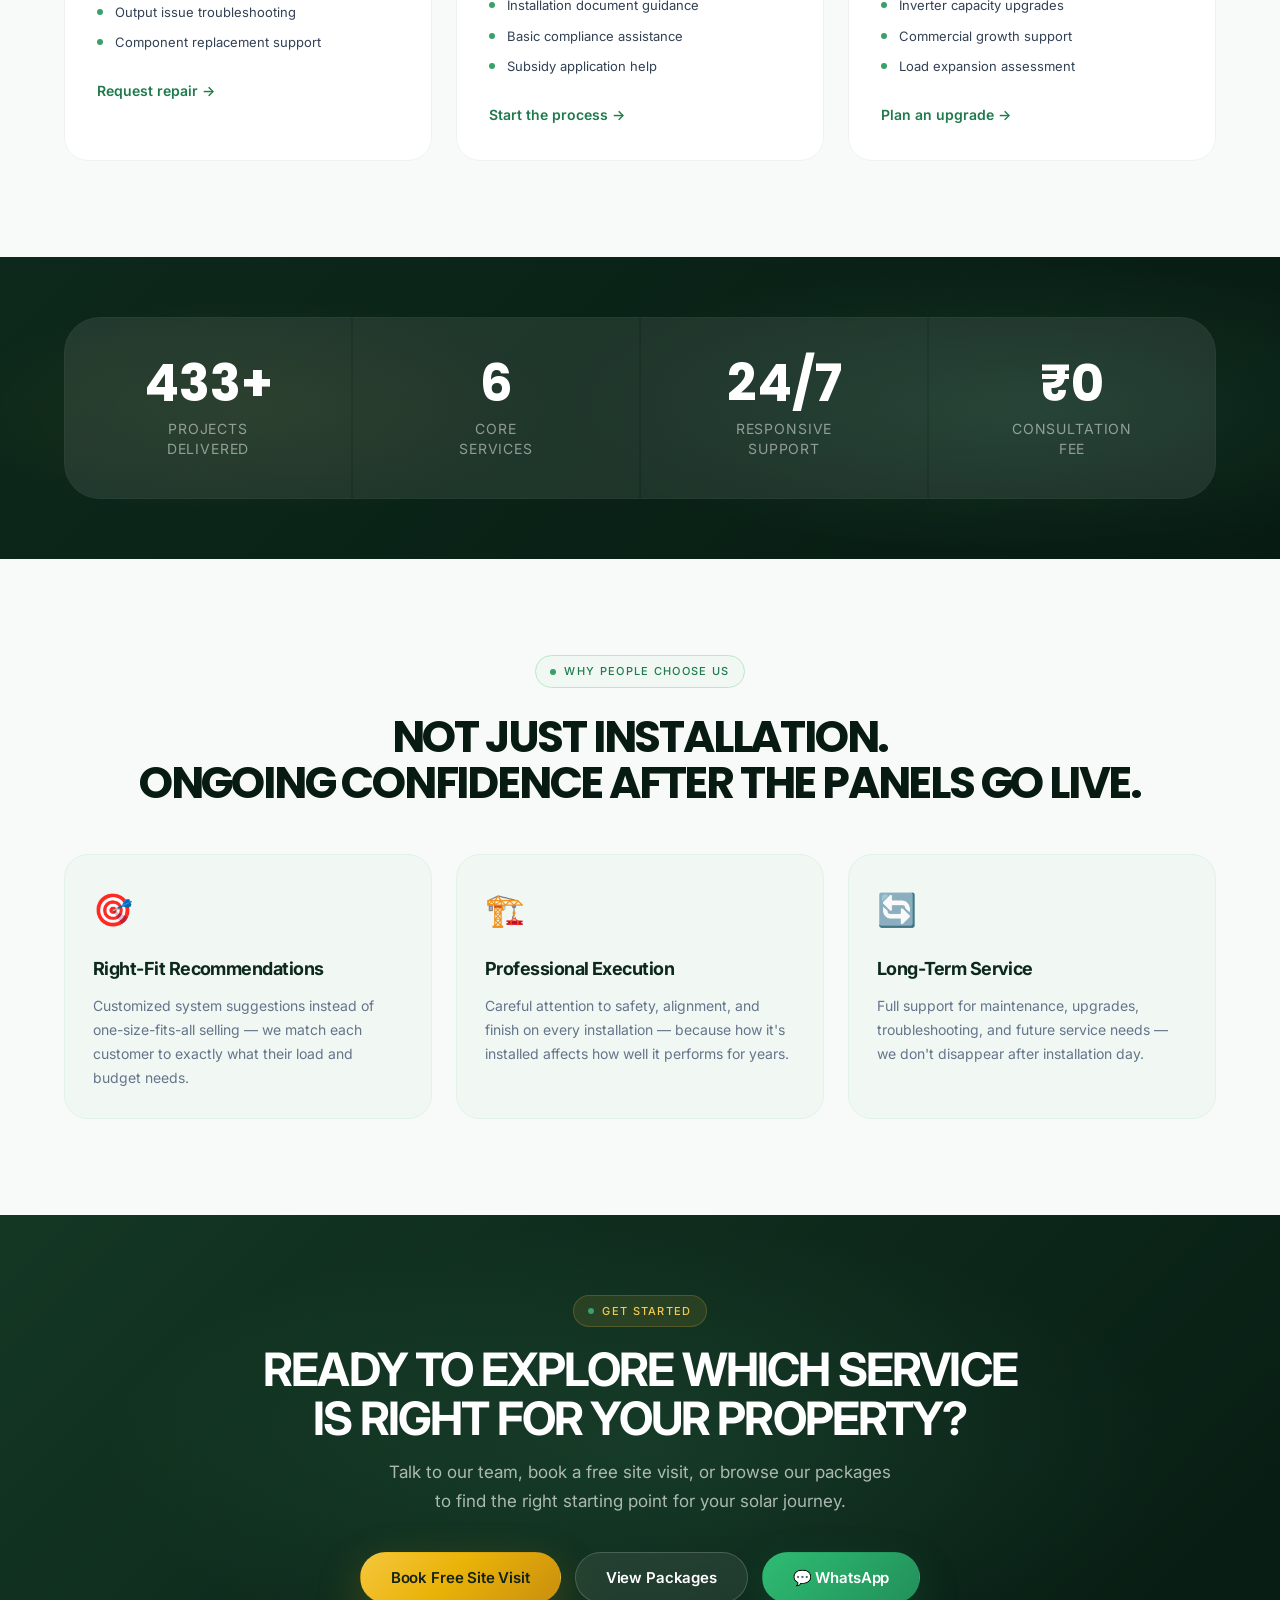
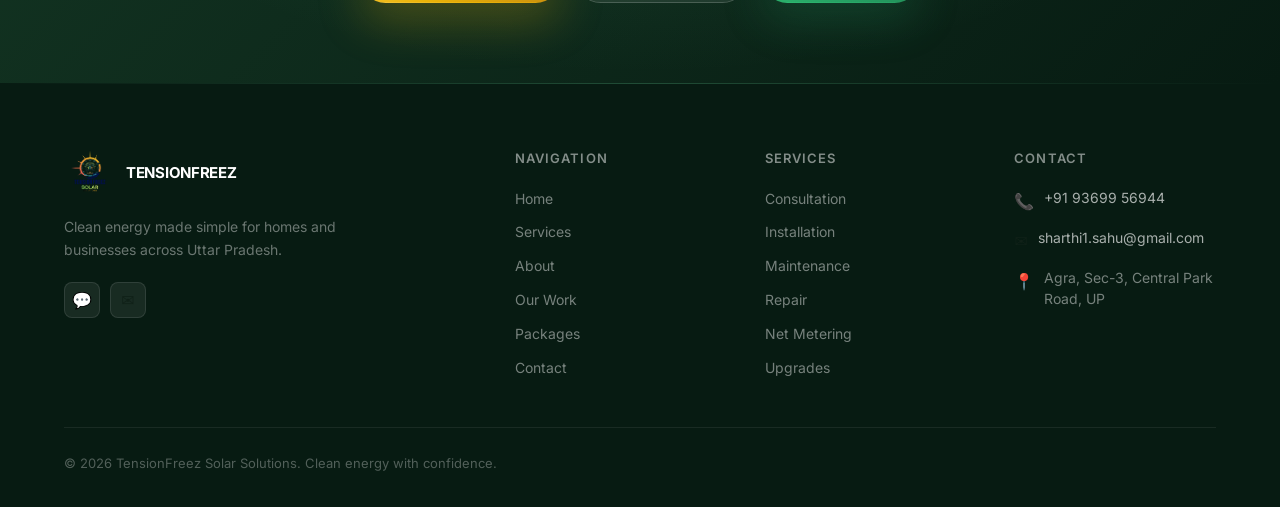
<file: services.html>
<!DOCTYPE html>
<html lang="en">
<head>
  <meta charset="UTF-8" />
  <meta name="viewport" content="width=device-width, initial-scale=1.0" />
  <title>Our Services | TensionFreez Solar Solutions</title>
  <meta name="description" content="Solar installation, maintenance, upgrades, consultation, and energy support services from TensionFreez Solar Solutions across Uttar Pradesh." />
  <link rel="icon" type="image/png" href="Images/Logo/TFSSLogo.png" />
  <link rel="stylesheet" href="styles.css" />
</head>
<body>

<a class="wa-float" href="https://wa.me/9369956944?text=Hello%2C%20I%27m%20interested%20in%20solar%20installation." target="_blank" rel="noopener" aria-label="Chat on WhatsApp">💬</a>

<div class="page-shell">
  <header class="site-header" id="site-header">
    <div class="container header-inner">
      <a class="brand" href="index.html" aria-label="TensionFreez Solar Solutions home">
        <img src="Images/Logo/TFSSLogo.png" alt="TensionFreez Solar Solutions logo" />
        <div class="brand-text">
          <strong>TENSIONFREEZ</strong>
          <span>Solar Solutions</span>
        </div>
      </a>
      <nav class="site-nav" id="site-nav" aria-label="Primary navigation">
        <a href="index.html">Home</a>
        <a class="active" href="services.html">Services</a>
        <a href="about.html">About Us</a>
        <a href="work.html">Our Work</a>
        <a href="packages.html">Packages</a>
        <a href="contact.html">Contact</a>
      </nav>
      <div class="header-cta">
        <a class="btn btn-primary btn-sm" href="contact.html">Book Site Visit</a>
        <button class="menu-toggle" id="menu-toggle" aria-label="Toggle navigation" aria-expanded="false">
          <span></span><span></span><span></span>
        </button>
      </div>
    </div>
  </header>

  <main>
    <section class="page-hero">
      <div class="container">
        <div class="page-hero-inner" data-reveal>
          <div class="eyebrow">Our Services</div>
          <h1>Practical solar services designed around performance, savings, and long-term support.</h1>
          <p>We provide complete solar help for households, businesses, institutions, and growing facilities. From design to repair, our goal is to keep your system efficient, safe, and easy to manage.</p>
          <div class="page-hero-badges">
            <span class="page-badge">Residential Rooftop</span>
            <span class="page-badge">Commercial Solar</span>
            <span class="page-badge">AMC &amp; Maintenance</span>
            <span class="page-badge">Upgrades &amp; Repairs</span>
          </div>
        </div>
      </div>
    </section>

    <section class="section services-section">
      <div class="container">
        <div class="services-grid">
          <article class="svc-card" data-reveal="left">
            <span class="svc-num">01</span>
            <div class="svc-icon-wrap">☀️</div>
            <h3>Solar System Consultation</h3>
            <p>We study your power usage, roof condition, and budget to recommend the right system size and structure — not just the one with the highest margin.</p>
            <ul class="svc-list">
              <li>Energy usage assessment</li>
              <li>Site survey and roof review</li>
              <li>Package and budget guidance</li>
              <li>Shadow analysis and orientation check</li>
            </ul>
            <a class="svc-link" href="contact.html?service=Solar%20Consultation">Ask about this service →</a>
          </article>

          <article class="svc-card" data-reveal>
            <span class="svc-num">02</span>
            <div class="svc-icon-wrap">🔩</div>
            <h3>Solar Installation</h3>
            <p>From mounting structure to inverter configuration — we deliver clean, efficient, and safe installations with thorough testing and handover.</p>
            <ul class="svc-list">
              <li>Panel mounting and wiring</li>
              <li>Inverter and protection setup</li>
              <li>System testing and handover</li>
              <li>Net metering preparation</li>
            </ul>
            <a class="svc-link" href="contact.html?service=Solar%20Installation">Book installation →</a>
          </article>

          <article class="svc-card" data-reveal="right">
            <span class="svc-num">03</span>
            <div class="svc-icon-wrap">🧹</div>
            <h3>Maintenance &amp; Cleaning</h3>
            <p>Regular care improves output and protects your long-term investment from avoidable efficiency losses that often go unnoticed.</p>
            <ul class="svc-list">
              <li>Routine cleaning visits</li>
              <li>Performance health checks</li>
              <li>Preventive maintenance plans</li>
              <li>Seasonal inspection reports</li>
            </ul>
            <a class="svc-link" href="contact.html?service=Maintenance%20and%20Cleaning">Schedule maintenance →</a>
          </article>

          <article class="svc-card" data-reveal="left">
            <span class="svc-num">04</span>
            <div class="svc-icon-wrap">⚙️</div>
            <h3>Solar Repair &amp; Troubleshooting</h3>
            <p>If your existing system is underperforming, we identify faults quickly and restore reliable operation with minimal downtime.</p>
            <ul class="svc-list">
              <li>Inverter fault diagnosis</li>
              <li>Loose wiring and safety checks</li>
              <li>Output issue troubleshooting</li>
              <li>Component replacement support</li>
            </ul>
            <a class="svc-link" href="contact.html?service=Repair%20and%20Troubleshooting">Request repair →</a>
          </article>

          <article class="svc-card" data-reveal>
            <span class="svc-num">05</span>
            <div class="svc-icon-wrap">📋</div>
            <h3>Net Metering &amp; Documentation</h3>
            <p>We guide clients through metering registration and basic paperwork steps so the grid connection process feels less stressful and more manageable.</p>
            <ul class="svc-list">
              <li>Metering process support</li>
              <li>Installation document guidance</li>
              <li>Basic compliance assistance</li>
              <li>Subsidy application help</li>
            </ul>
            <a class="svc-link" href="contact.html?service=Net%20Metering%20Support">Start the process →</a>
          </article>

          <article class="svc-card" data-reveal="right">
            <span class="svc-num">06</span>
            <div class="svc-icon-wrap">📈</div>
            <h3>Upgrades &amp; Expansion</h3>
            <p>When your energy needs grow, we help expand your system thoughtfully — protecting your existing investment while meaningfully increasing output.</p>
            <ul class="svc-list">
              <li>Additional panel planning</li>
              <li>Inverter capacity upgrades</li>
              <li>Commercial growth support</li>
              <li>Load expansion assessment</li>
            </ul>
            <a class="svc-link" href="contact.html?service=System%20Upgrade%20and%20Expansion">Plan an upgrade →</a>
          </article>
        </div>
      </div>
    </section>

    <!-- Why Choose Us -->
    <section class="stats-bar">
      <div class="container">
        <div class="stats-grid">
          <div class="stat-item" data-reveal>
            <div class="stat-num"><span data-count="500">0</span>+</div>
            <div class="stat-desc">Projects<br>Delivered</div>
          </div>
          <div class="stat-item" data-reveal>
            <div class="stat-num">6</div>
            <div class="stat-desc">Core<br>Services</div>
          </div>
          <div class="stat-item" data-reveal>
            <div class="stat-num">24/7</div>
            <div class="stat-desc">Responsive<br>Support</div>
          </div>
          <div class="stat-item" data-reveal>
            <div class="stat-num">₹0</div>
            <div class="stat-desc">Consultation<br>Fee</div>
          </div>
        </div>
      </div>
    </section>

    <section class="section">
      <div class="container">
        <div class="section-label" data-reveal><div class="eyebrow">Why People Choose Us</div></div>
        <h2 class="section-heading section-heading--center" data-reveal>Not just installation.<br>Ongoing confidence after the panels go live.</h2>
        <div class="values-grid" style="margin-top: 48px;">
          <div class="value-card" data-reveal="left">
            <div class="val-icon">🎯</div>
            <h3>Right-Fit Recommendations</h3>
            <p>Customized system suggestions instead of one-size-fits-all selling — we match each customer to exactly what their load and budget needs.</p>
          </div>
          <div class="value-card" data-reveal>
            <div class="val-icon">🏗️</div>
            <h3>Professional Execution</h3>
            <p>Careful attention to safety, alignment, and finish on every installation — because how it's installed affects how well it performs for years.</p>
          </div>
          <div class="value-card" data-reveal="right">
            <div class="val-icon">🔄</div>
            <h3>Long-Term Service</h3>
            <p>Full support for maintenance, upgrades, troubleshooting, and future service needs — we don't disappear after installation day.</p>
          </div>
        </div>
      </div>
    </section>

    <section class="cta-banner">
      <div class="container cta-banner-inner">
        <div class="eyebrow" data-reveal style="color: var(--gold-300); background: rgba(240,192,64,.1); border-color: rgba(240,192,64,.2);">Get Started</div>
        <h2 data-reveal>Ready to explore which service<br>is right for your property?</h2>
        <p data-reveal>Talk to our team, book a free site visit, or browse our packages to find the right starting point for your solar journey.</p>
        <div class="cta-actions" data-reveal>
          <a class="btn btn-gold btn-lg" href="contact.html">Book Free Site Visit</a>
          <a class="btn btn-ghost btn-lg" href="packages.html">View Packages</a>
          <a class="btn btn-wa btn-lg" href="https://wa.me/9369956944" target="_blank" rel="noopener">💬 WhatsApp</a>
        </div>
      </div>
    </section>
  </main>

  <footer class="footer">
    <div class="container">
      <div class="footer-grid">
        <div class="footer-brand">
          <div class="footer-logo">
            <img src="Images/Logo/TFSSLogo.png" alt="TensionFreez" />
            <strong>TENSIONFREEZ</strong>
          </div>
          <p>Clean energy made simple for homes and businesses across Uttar Pradesh.</p>
          <div class="footer-social">
            <a class="social-btn" href="https://wa.me/9369956944" target="_blank" rel="noopener" aria-label="WhatsApp">💬</a>
            <a class="social-btn" href="mailto:sharthi1.sahu@gmail.com" aria-label="Email">✉️</a>
          </div>
        </div>
        <div class="footer-col">
          <h4>Navigation</h4>
          <nav class="footer-links">
            <a href="index.html">Home</a>
            <a href="services.html">Services</a>
            <a href="about.html">About</a>
            <a href="work.html">Our Work</a>
            <a href="packages.html">Packages</a>
            <a href="contact.html">Contact</a>
          </nav>
        </div>
        <div class="footer-col">
          <h4>Services</h4>
          <nav class="footer-links">
            <a href="services.html">Consultation</a>
            <a href="services.html">Installation</a>
            <a href="services.html">Maintenance</a>
            <a href="services.html">Repair</a>
            <a href="services.html">Net Metering</a>
            <a href="services.html">Upgrades</a>
          </nav>
        </div>
        <div class="footer-col">
          <h4>Contact</h4>
          <div class="footer-contact-item">
            <span class="fc-icon">📞</span>
            <p><a href="tel:+919369956944">+91 93699 56944</a></p>
          </div>
          <div class="footer-contact-item">
            <span class="fc-icon">✉️</span>
            <p><a href="mailto:sharthi1.sahu@gmail.com">sharthi1.sahu@gmail.com</a></p>
          </div>
          <div class="footer-contact-item">
            <span class="fc-icon">📍</span>
            <p>Agra, Sec-3, Central Park Road, UP</p>
          </div>
        </div>
      </div>
      <div class="footer-bottom">
        <p>&copy; <span data-year></span> TensionFreez Solar Solutions. Clean energy with confidence.</p>
      </div>
    </div>
  </footer>
</div>

<script src="script.js"></script>
</body>
</html>
</file>
<file: styles.css>
/* ============================================================
   TensionFreez Solar Solutions — Premium Redesign
   Design: Organic-Luxury | Earthy Greens + Solar Gold
   ============================================================ */

@import url('https://fonts.googleapis.com/css2?family=Inter:wght@400;500;600;700;800&family=Poppins:wght@500;600;700;800&display=swap');

/* ── Variables ──────────────────────────────────────────── */
:root {
  --green-900: #071b12;
  --green-800: #0d291b;
  --green-700: #143724;
  --green-600: #195f3b;
  --green-500: #1f7a4d;
  --green-400: #38a169;
  --green-300: #79c998;
  --green-200: #bae7cb;
  --green-100: #e0f3e6;
  --green-50:  #f1f8f3;

  --gold-500: #c99212;
  --gold-400: #eab308;
  --gold-300: #f3c94f;
  --gold-200: #f8df8f;
  --gold-100: #fdf3cf;

  --cream: #f8faf9;
  --warm-white: #ffffff;
  --charcoal: #102118;
  --gray-700: #334155;
  --gray-500: #64748b;
  --gray-300: #d9e2e7;
  --gray-100: #eef3f1;

  --font-display: 'Poppins', system-ui, sans-serif;
  --font-body: 'Inter', system-ui, sans-serif;
  --font-mono: 'Inter', system-ui, sans-serif;

  --radius-sm: 8px;
  --radius-md: 16px;
  --radius-lg: 24px;
  --radius-xl: 36px;
  --radius-full: 9999px;

  --shadow-sm: 0 10px 24px rgba(10, 27, 18, .06);
  --shadow-md: 0 16px 40px rgba(10, 27, 18, .10);
  --shadow-lg: 0 22px 54px rgba(7, 24, 15, .14);
  --shadow-xl: 0 34px 88px rgba(6, 20, 13, .18);
  --shadow-green: 0 18px 44px rgba(31,122,77,.22);

  --header-h: 76px;
  --max-w: 1200px;
  --ease-out: cubic-bezier(.22,1,.36,1);
  --ease-spring: cubic-bezier(.34,1.56,.64,1);
}

/* ── Reset ──────────────────────────────────────────────── */
*, *::before, *::after { box-sizing: border-box; margin: 0; padding: 0; }
html { scroll-behavior: smooth; -webkit-font-smoothing: antialiased; }
body {
  font-family: var(--font-body);
  background: var(--cream);
  color: var(--charcoal);
  line-height: 1.7;
  overflow-x: hidden;
}
.home-page .wa-float { display: none; }
img { display: block; max-width: 100%; }
a { color: inherit; text-decoration: none; }
ul { list-style: none; }
button { cursor: pointer; border: none; background: none; font: inherit; }

/* ── Utility ────────────────────────────────────────────── */
.container {
  width: 100%;
  max-width: var(--max-w);
  margin: 0 auto;
  padding: 0 24px;
}
.section { padding: 96px 0; }
.section-tight { padding: 64px 0; }
.section-sm { padding: 48px 0; }

.eyebrow {
  display: inline-flex;
  align-items: center;
  gap: 8px;
  font-family: var(--font-mono);
  font-size: 11px;
  font-weight: 500;
  letter-spacing: .12em;
  text-transform: uppercase;
  color: var(--green-500);
  background: var(--green-50);
  border: 1px solid var(--green-200);
  padding: 6px 14px;
  border-radius: var(--radius-full);
  margin-bottom: 18px;
}
.eyebrow::before {
  content: '';
  display: inline-block;
  width: 6px;
  height: 6px;
  border-radius: 50%;
  background: var(--green-400);
}

.section-label {
  text-align: center;
  margin-bottom: 8px;
}
.section-heading {
  font-family: var(--font-display);
  font-size: clamp(28px, 4vw, 44px);
  font-weight: 700;
  line-height: 1.05;
  letter-spacing: -.05em;
  text-transform: uppercase;
  color: var(--green-900);
  margin-bottom: 16px;
}
.section-heading--center { text-align: center; }
.section-sub {
  font-size: 17px;
  color: var(--gray-500);
  max-width: 560px;
  line-height: 1.7;
}
.section-sub--center { text-align: center; margin: 0 auto; }

/* ── Buttons ────────────────────────────────────────────── */
.btn {
  display: inline-flex;
  align-items: center;
  justify-content: center;
  gap: 10px;
  font-family: var(--font-body);
  font-size: 15px;
  font-weight: 600;
  letter-spacing: -.01em;
  padding: 15px 28px;
  border-radius: var(--radius-full);
  transition: transform .25s var(--ease-out), box-shadow .25s var(--ease-out), border-color .25s var(--ease-out), background .25s var(--ease-out), color .25s var(--ease-out);
  white-space: nowrap;
  cursor: pointer;
  border: 1px solid transparent;
  line-height: 1;
}
.btn-primary {
  background: linear-gradient(135deg, #24955d 0%, var(--green-500) 50%, #185b39 100%);
  color: white;
  box-shadow: var(--shadow-green);
}
.btn-primary:hover {
  transform: translateY(-3px);
  box-shadow: 0 24px 54px rgba(31,122,77,.28);
}
.btn-secondary {
  background: rgba(255,255,255,.84);
  color: var(--green-700);
  border-color: rgba(31,122,77,.12);
  box-shadow: var(--shadow-sm);
}
.btn-secondary:hover {
  transform: translateY(-3px);
  border-color: rgba(31,122,77,.24);
  box-shadow: var(--shadow-md);
}
.btn-gold {
  background: linear-gradient(135deg, #f4c63d 0%, var(--gold-400) 45%, #c98f0e 100%);
  color: #132217;
  box-shadow: 0 18px 46px rgba(234,179,8,.26);
}
.btn-gold:hover {
  transform: translateY(-3px);
  box-shadow: 0 22px 52px rgba(234,179,8,.32);
}
.btn-ghost {
  background: rgba(255,255,255,.08);
  color: white;
  border-color: rgba(255,255,255,.18);
  backdrop-filter: blur(16px);
  -webkit-backdrop-filter: blur(16px);
}
.btn-ghost:hover {
  background: rgba(255,255,255,.14);
  border-color: rgba(255,255,255,.3);
  box-shadow: 0 16px 38px rgba(7, 24, 15, .16);
  transform: translateY(-3px);
}
.btn-wa {
  background: linear-gradient(135deg, #2ebc72 0%, #22905a 100%);
  color: white;
  box-shadow: 0 18px 44px rgba(34,144,90,.24);
}
.btn-wa:hover {
  transform: translateY(-3px);
  box-shadow: 0 22px 52px rgba(34,144,90,.3);
}
.btn svg, .btn img { width: 18px; height: 18px; flex-shrink: 0; }
.btn-sm { padding: 11px 20px; font-size: 13px; }
.btn-lg { padding: 17px 30px; font-size: 15px; }

/* ── Header ─────────────────────────────────────────────── */
.site-header {
  position: fixed;
  top: 0; left: 0; right: 0;
  z-index: 1000;
  height: var(--header-h);
  padding-top: 18px;
  background: transparent;
  transition: padding-top .3s var(--ease-out);
}
.site-header.scrolled {
  padding-top: 12px;
}
.header-inner {
  display: flex;
  align-items: center;
  gap: 32px;
  min-height: var(--header-h);
  padding: 14px 18px;
  border-radius: 28px;
  border: 1px solid rgba(255,255,255,.12);
  background: linear-gradient(180deg, rgba(8, 25, 17, .72) 0%, rgba(8, 25, 17, .52) 100%);
  box-shadow: 0 22px 46px rgba(6,20,13,.18);
  backdrop-filter: blur(20px) saturate(1.2);
  -webkit-backdrop-filter: blur(20px) saturate(1.2);
  transition: background .3s var(--ease-out), border-color .3s var(--ease-out), box-shadow .3s var(--ease-out);
}
.site-header.scrolled .header-inner {
  background: linear-gradient(180deg, rgba(8, 25, 17, .86) 0%, rgba(8, 25, 17, .74) 100%);
  border-color: rgba(255,255,255,.14);
  box-shadow: 0 24px 54px rgba(6,20,13,.22);
}

.brand {
  display: flex;
  align-items: center;
  gap: 14px;
  flex-shrink: 0;
}
.brand img {
  width: 58px;
  height: 58px;
  padding: 6px;
  object-fit: contain;
  border-radius: 14px;
  background: rgba(255,255,255,.96);
  border: 1px solid rgba(255,255,255,.72);
  box-shadow: 0 12px 28px rgba(6,20,13,.24);
}
.brand-text {
  display: flex;
  flex-direction: column;
  justify-content: center;
  gap: 4px;
}
.brand-text strong {
  display: block;
  font-family: var(--font-display);
  font-size: 16px;
  font-weight: 700;
  color: white;
  line-height: 1.1;
  letter-spacing: -.03em;
}
.brand-text span {
  display: block;
  font-family: var(--font-mono);
  font-size: 10px;
  font-weight: 700;
  line-height: 1.1;
  letter-spacing: .18em;
  text-transform: uppercase;
  color: var(--green-300);
}

.site-nav {
  display: flex;
  align-items: center;
  gap: 8px;
  margin-left: auto;
}
.site-nav a {
  font-size: 13px;
  font-weight: 500;
  color: rgba(255,255,255,.72);
  padding: 10px 16px;
  border-radius: var(--radius-full);
  border: 1px solid transparent;
  transition: color .2s var(--ease-out), background .2s var(--ease-out), border-color .2s var(--ease-out), transform .2s var(--ease-out);
  position: relative;
}
.site-nav a:hover {
  color: white;
  background: rgba(255,255,255,.08);
  border-color: rgba(255,255,255,.1);
  transform: translateY(-1px);
}
.site-nav a.active {
  color: white;
  background: rgba(255,255,255,.12);
  border-color: rgba(255,255,255,.12);
  font-weight: 600;
}

.header-cta { display: flex; align-items: center; gap: 10px; flex-shrink: 0; }
.nav-cta-btn {
  padding-inline: 20px;
  box-shadow: 0 16px 38px rgba(31,122,77,.22);
}

.menu-toggle {
  display: none;
  flex-direction: column;
  gap: 5px;
  padding: 8px;
  border-radius: var(--radius-sm);
}
.menu-toggle span {
  display: block;
  width: 22px;
  height: 2px;
  background: var(--green-700);
  border-radius: 2px;
  transition: all .3s;
}

/* ── Hero ────────────────────────────────────────────────── */
.hero {
  position: relative;
  min-height: 100vh;
  display: flex;
  align-items: center;
  padding-top: var(--header-h);
  overflow: hidden;
  background:
    linear-gradient(114deg, rgba(4, 15, 10, .92) 0%, rgba(7, 25, 16, .84) 38%, rgba(12, 39, 26, .68) 70%, rgba(16, 55, 35, .50) 100%),
    url("Images/Hero/Hero.avif") center/cover no-repeat;
}

.hero-bg {
  position: absolute;
  inset: 0;
  pointer-events: none;
  overflow: hidden;
  background:
    linear-gradient(140deg, rgba(7, 20, 13, .48) 0%, rgba(9, 28, 18, .18) 45%, rgba(13, 49, 31, .08) 100%);
}
.hero-mesh {
  position: absolute;
  inset: 0;
  background:
    radial-gradient(ellipse 72% 60% at 84% 22%, rgba(121,201,152,.18) 0%, transparent 58%),
    radial-gradient(ellipse 50% 42% at 18% 82%, rgba(234,179,8,.10) 0%, transparent 54%),
    radial-gradient(ellipse 44% 54% at 62% 88%, rgba(31,122,77,.20) 0%, transparent 58%);
}
.hero-lines {
  position: absolute;
  inset: 0;
  background-image:
    linear-gradient(rgba(255,255,255,.035) 1px, transparent 1px),
    linear-gradient(90deg, rgba(255,255,255,.035) 1px, transparent 1px);
  background-size: 84px 84px;
  opacity: .16;
}
.hero-sun {
  position: absolute;
  top: -120px;
  right: 8%;
  width: 420px;
  height: 420px;
  border-radius: 50%;
  background: radial-gradient(circle, rgba(234,179,8,.22) 0%, rgba(234,179,8,.08) 38%, transparent 72%);
  animation: sun-pulse 6s ease-in-out infinite;
}
@keyframes sun-pulse {
  0%, 100% { transform: scale(1); opacity: 1; }
  50% { transform: scale(1.08); opacity: .8; }
}
.hero-particles-wrap {
  position: absolute;
  inset: 0;
}
.p-dot {
  position: absolute;
  border-radius: 50%;
  background: rgba(90,191,138,.5);
  animation: float-up linear infinite;
}
@keyframes float-up {
  0% { transform: translateY(0) scale(1); opacity: 0; }
  10% { opacity: 1; }
  90% { opacity: .4; }
  100% { transform: translateY(-100vh) scale(.5); opacity: 0; }
}

.hero-inner {
  position: relative;
  z-index: 2;
  display: grid;
  grid-template-columns: 1fr 1fr;
  gap: 72px;
  align-items: center;
  padding: 108px 0 84px;
}

.hero-copy {
  max-width: 600px;
}
.hero-tag {
  display: inline-flex;
  align-items: center;
  gap: 8px;
  font-family: var(--font-mono);
  font-size: 11px;
  font-weight: 600;
  letter-spacing: .16em;
  text-transform: uppercase;
  color: rgba(255,255,255,.8);
  background: rgba(255,255,255,.08);
  border: 1px solid rgba(255,255,255,.14);
  padding: 8px 16px;
  border-radius: var(--radius-full);
  backdrop-filter: blur(16px);
  -webkit-backdrop-filter: blur(16px);
  margin-bottom: 26px;
}
.hero-tag::before {
  content: '';
  display: inline-block;
  width: 7px; height: 7px;
  border-radius: 50%;
  background: var(--gold-400);
  box-shadow: 0 0 0 6px rgba(234,179,8,.10);
}

.hero-title {
  font-family: var(--font-display);
  font-size: clamp(52px, 7vw, 92px);
  font-weight: 700;
  line-height: .94;
  color: white;
  margin-bottom: 22px;
  letter-spacing: -.055em;
  max-width: 10.8ch;
  text-wrap: balance;
}
.hero-title em {
  font-style: normal;
  font-weight: 700;
  color: var(--gold-400);
  text-shadow: 0 0 24px rgba(234,179,8,.16);
}

.hero-desc {
  font-size: 18px;
  color: rgba(255,255,255,.74);
  line-height: 1.75;
  margin-bottom: 30px;
  max-width: 560px;
}

.hero-subsidy {
  display: flex;
  align-items: center;
  gap: 18px;
  max-width: 560px;
  background: linear-gradient(145deg, rgba(255,255,255,.12) 0%, rgba(255,255,255,.06) 100%);
  border: 1px solid rgba(255,255,255,.16);
  border-radius: 24px;
  padding: 18px 20px;
  backdrop-filter: blur(18px) saturate(1.1);
  -webkit-backdrop-filter: blur(18px) saturate(1.1);
  box-shadow: 0 24px 54px rgba(5,17,11,.16);
  margin-bottom: 34px;
}
.subsidy-icon {
  width: 48px;
  height: 48px;
  border-radius: 16px;
  background: linear-gradient(135deg, rgba(234,179,8,.28), rgba(255,255,255,.12));
  border: 1px solid rgba(255,255,255,.16);
  display: flex;
  align-items: center;
  justify-content: center;
  font-size: 22px;
  flex-shrink: 0;
}
.subsidy-text strong {
  display: block;
  color: white;
  font-size: 16px;
  font-weight: 600;
  margin-bottom: 4px;
}
.subsidy-amount {
  display: inline-block;
  margin-left: 4px;
  padding: 5px 12px;
  border-radius: var(--radius-full);
  color: #101d13;
  font-size: 18px;
  font-weight: 800;
  line-height: 1;
  background: linear-gradient(135deg, #f7d46b 0%, var(--gold-400) 100%);
  box-shadow: 0 12px 28px rgba(234,179,8,.22);
}
.subsidy-text span {
  font-size: 13px;
  color: rgba(255,255,255,.66);
  line-height: 1.6;
}

.hero-actions {
  display: flex;
  flex-wrap: wrap;
  gap: 14px;
  margin-bottom: 42px;
}

.hero-stats {
  display: grid;
  grid-template-columns: repeat(3, 1fr);
  gap: 12px;
  max-width: 600px;
  overflow: hidden;
  background: transparent;
  border: none;
}
.h-stat {
  padding: 18px 18px 20px;
  background: linear-gradient(145deg, rgba(255,255,255,.10) 0%, rgba(255,255,255,.04) 100%);
  border: 1px solid rgba(255,255,255,.12);
  border-radius: 24px;
  text-align: left;
  box-shadow: 0 20px 42px rgba(5,17,11,.12);
  transition: transform .22s var(--ease-out), background .22s var(--ease-out), border-color .22s var(--ease-out);
}
.h-stat:hover {
  transform: translateY(-4px);
  background: linear-gradient(145deg, rgba(255,255,255,.12) 0%, rgba(255,255,255,.06) 100%);
  border-color: rgba(255,255,255,.18);
}
.h-stat-val {
  font-family: var(--font-display);
  font-size: 32px;
  font-weight: 700;
  color: white;
  line-height: 1;
  margin-bottom: 8px;
}
.h-stat-val sup { font-size: 16px; vertical-align: super; }
.h-stat-label {
  font-size: 11px;
  color: rgba(255,255,255,.56);
  font-family: var(--font-mono);
  text-transform: uppercase;
  letter-spacing: .14em;
}
.h-stat-sub {
  margin-top: 12px;
  font-size: 12px;
  line-height: 1.6;
  color: rgba(255,255,255,.72);
}

/* Hero visual side */
.hero-visual { position: relative; }
.hero-visual::before {
  content: '';
  position: absolute;
  inset: -20px -18px auto auto;
  width: 240px;
  height: 240px;
  border-radius: 50%;
  background: radial-gradient(circle, rgba(234,179,8,.18) 0%, transparent 68%);
  filter: blur(18px);
  pointer-events: none;
}
@keyframes badge-float {
  0%, 100% { transform: translateY(0); }
  50% { transform: translateY(-8px); }
}
.hero-visual-showcase {
  display: grid;
  gap: 18px;
}
.hero-benefits {
  display: grid;
  grid-template-columns: repeat(3, 1fr);
  gap: 12px;
}
.hero-benefit-card {
  background: rgba(248,250,249,.90);
  border: 1px solid rgba(255,255,255,.55);
  border-radius: 24px;
  padding: 20px 18px;
  box-shadow: 0 20px 44px rgba(5,17,11,.16);
  min-height: 156px;
  backdrop-filter: blur(12px);
  -webkit-backdrop-filter: blur(12px);
}
.hero-benefit-icon {
  width: 42px;
  height: 42px;
  display: inline-flex;
  align-items: center;
  justify-content: center;
  border-radius: 50%;
  margin-bottom: 14px;
  background: linear-gradient(135deg, rgba(31,122,77,.10), rgba(234,179,8,.14));
}
.hero-benefit-card strong {
  display: block;
  font-size: 15px;
  color: var(--green-900);
  margin-bottom: 8px;
}
.hero-benefit-card p {
  font-size: 13px;
  line-height: 1.6;
  color: var(--gray-500);
}
.hero-showcase-stage {
  position: relative;
  min-height: 410px;
  padding: 22px;
  border-radius: 34px;
  background:
    radial-gradient(circle at 50% 16%, rgba(243,201,79,.22), transparent 30%),
    radial-gradient(circle at 15% 85%, rgba(56,161,105,.20), transparent 34%),
    linear-gradient(160deg, rgba(7,27,18,.98) 0%, rgba(13,41,27,.96) 100%);
  border: 1px solid rgba(255,255,255,.08);
  box-shadow: var(--shadow-xl);
}
.hero-showcase-stage::before {
  content: '';
  position: absolute;
  inset: 16px;
  border-radius: 26px;
  border: 1px solid rgba(255,255,255,.10);
}
.hero-showcase-card {
  position: absolute;
  overflow: hidden;
  border-radius: 26px;
  box-shadow: 0 24px 58px rgba(6,20,13,.24);
}
.hero-showcase-card img {
  width: 100%;
  height: 100%;
  object-fit: cover;
  transition: transform 8s ease;
}
.hero-showcase-stage:hover .hero-showcase-card img { transform: scale(1.04); }
.hero-showcase-card-main {
  right: 28px;
  bottom: 24px;
  width: 64%;
  height: 246px;
}
.hero-showcase-card-float {
  left: 28px;
  bottom: 36px;
  width: 34%;
  height: 156px;
  border: 6px solid rgba(255,255,255,.88);
}
.hero-showcase-badge {
  position: absolute;
  top: 24px;
  left: 24px;
  display: flex;
  align-items: center;
  gap: 12px;
  padding: 16px 18px;
  border-radius: 20px;
  background: rgba(255,255,255,.90);
  border: 1px solid rgba(255,255,255,.65);
  box-shadow: 0 22px 48px rgba(6,20,13,.20);
}
.badge-icon {
  font-size: 24px;
}
.badge-info strong {
  display: block;
  font-size: 15px;
  color: var(--green-900);
  font-weight: 700;
  margin-bottom: 2px;
}
.badge-info span {
  font-size: 11px;
  color: var(--gray-500);
}

.hero-scroll {
  position: absolute;
  bottom: 36px;
  left: 50%;
  transform: translateX(-50%);
  display: flex;
  flex-direction: column;
  align-items: center;
  gap: 8px;
  color: rgba(255,255,255,.45);
  font-size: 11px;
  letter-spacing: .1em;
  text-transform: uppercase;
  font-family: var(--font-mono);
  animation: scroll-hint 2s ease-in-out infinite;
  cursor: pointer;
  z-index: 5;
}
@keyframes scroll-hint {
  0%, 100% { transform: translateX(-50%) translateY(0); opacity: .6; }
  50% { transform: translateX(-50%) translateY(6px); opacity: 1; }
}
.scroll-line {
  width: 1px;
  height: 40px;
  background: linear-gradient(to bottom, rgba(255,255,255,.4), transparent);
}
@keyframes hero-fade-up {
  from {
    opacity: 0;
    transform: translateY(18px);
  }
  to {
    opacity: 1;
    transform: translateY(0);
  }
}
.home-page .hero-copy.revealed > * {
  animation: hero-fade-up .8s var(--ease-out) forwards;
}
.home-page .hero-copy.revealed > *:nth-child(1) { animation-delay: .06s; }
.home-page .hero-copy.revealed > *:nth-child(2) { animation-delay: .14s; }
.home-page .hero-copy.revealed > *:nth-child(3) { animation-delay: .22s; }
.home-page .hero-copy.revealed > *:nth-child(4) { animation-delay: .30s; }
.home-page .hero-copy.revealed > *:nth-child(5) { animation-delay: .38s; }
.home-page .hero-copy.revealed > *:nth-child(6) { animation-delay: .46s; }
.home-page .hero-visual-showcase.revealed {
  animation: hero-fade-up 1s .24s var(--ease-out) forwards;
}

/* ── Marquee ────────────────────────────────────────────── */
.marquee-strip {
  background: var(--green-900);
  padding: 14px 0;
  overflow: hidden;
  border-top: 1px solid rgba(255,255,255,.05);
  border-bottom: 1px solid rgba(255,255,255,.05);
}
.marquee-track {
  display: flex;
  gap: 0;
  animation: marquee 28s linear infinite;
  width: max-content;
}
.marquee-track:hover { animation-play-state: paused; }
@keyframes marquee {
  0% { transform: translateX(0); }
  100% { transform: translateX(-50%); }
}
.marquee-item {
  display: flex;
  align-items: center;
  gap: 10px;
  padding: 0 36px;
  font-family: var(--font-mono);
  font-size: 12px;
  letter-spacing: .1em;
  text-transform: uppercase;
  color: rgba(255,255,255,.5);
  white-space: nowrap;
  border-right: 1px solid rgba(255,255,255,.08);
}
.marquee-item span { color: var(--green-300); }

/* ── About Section ──────────────────────────────────────── */
.about-grid {
  display: grid;
  grid-template-columns: 1fr 1fr;
  gap: 80px;
  align-items: center;
}
.home-about-section {
  background: linear-gradient(180deg, #f7f3e8 0%, #fffdf9 100%);
}
.about-grid--feature {
  gap: 56px;
  align-items: start;
}
.about-visual {
  position: relative;
}
.about-feature-cards {
  display: grid;
  grid-template-columns: repeat(3, 1fr);
  gap: 14px;
  margin-bottom: 22px;
}
.about-feature-card {
  background: white;
  border: 1px solid rgba(39,128,79,.08);
  border-radius: 24px;
  padding: 18px 16px;
  box-shadow: var(--shadow-md);
}
.about-feature-card span {
  display: inline-flex;
  width: 36px;
  height: 36px;
  align-items: center;
  justify-content: center;
  border-radius: 50%;
  background: rgba(39,128,79,.08);
  margin-bottom: 12px;
}
.about-feature-card strong {
  display: block;
  font-size: 15px;
  color: var(--green-900);
  margin-bottom: 8px;
}
.about-feature-card p {
  font-size: 13px;
  line-height: 1.55;
  color: var(--gray-500);
}
.about-img-wrap {
  position: relative;
  border-radius: var(--radius-xl);
  overflow: hidden;
  height: 480px;
  box-shadow: var(--shadow-xl);
}
.about-img-wrap img {
  width: 100%;
  height: 100%;
  object-fit: cover;
}
.about-img-card {
  position: absolute;
  bottom: 28px;
  right: -20px;
  background: white;
  border-radius: var(--radius-md);
  padding: 18px 20px;
  box-shadow: var(--shadow-lg);
  min-width: 200px;
}
.about-img-card strong {
  display: inline-flex;
  align-items: baseline;
  gap: 2px;
  font-family: var(--font-body);
  font-size: 34px;
  line-height: .95;
  letter-spacing: -.04em;
  color: var(--green-800);
  font-weight: 700;
  margin-bottom: 8px;
  white-space: nowrap;
}
.about-img-card strong span {
  font: inherit;
  line-height: inherit;
  color: inherit;
}
.about-img-card span {
  display: block;
  font-size: 16px;
  color: var(--gray-700);
  font-weight: 600;
  margin-bottom: 8px;
}
.about-img-card p {
  font-size: 13px;
  line-height: 1.6;
  color: var(--gray-500);
}
.about-accent-dot {
  position: absolute;
  top: -16px;
  left: 32px;
  width: 80px;
  height: 80px;
  border-radius: 50%;
  background: linear-gradient(135deg, var(--gold-300), var(--gold-400));
  opacity: .25;
  z-index: -1;
}

.about-copy .eyebrow { margin-bottom: 14px; }
.about-copy h2 {
  font-family: var(--font-body);
  font-size: clamp(28px, 3.5vw, 42px);
  font-weight: 700;
  line-height: 1.05;
  letter-spacing: -.04em;
  text-transform: uppercase;
  color: var(--green-900);
  margin-bottom: 18px;
}
.about-copy p {
  font-size: 16px;
  color: var(--gray-500);
  line-height: 1.8;
  margin-bottom: 24px;
}
.about-pillars {
  display: grid;
  grid-template-columns: 1fr 1fr;
  gap: 16px;
  margin-bottom: 32px;
}
.pillar-item {
  display: flex;
  align-items: flex-start;
  gap: 12px;
  padding: 16px;
  background: var(--green-50);
  border-radius: var(--radius-md);
  border: 1px solid var(--green-100);
  transition: all .25s;
}
.pillar-item:hover {
  background: white;
  border-color: var(--green-200);
  box-shadow: var(--shadow-sm);
  transform: translateY(-2px);
}
.pillar-icon {
  width: 36px;
  height: 36px;
  border-radius: var(--radius-sm);
  background: var(--green-500);
  display: flex;
  align-items: center;
  justify-content: center;
  flex-shrink: 0;
  font-size: 16px;
}
.pillar-item h4 { font-size: 14px; font-weight: 600; color: var(--green-800); margin-bottom: 4px; }
.pillar-item p { font-size: 13px; color: var(--gray-500); line-height: 1.5; margin: 0; }

/* ── Stats Bar ──────────────────────────────────────────── */
.stats-bar {
  background: linear-gradient(135deg, var(--green-800), var(--green-900));
  padding: 60px 0;
  position: relative;
  overflow: hidden;
}
.stats-bar::before {
  content: '';
  position: absolute;
  inset: 0;
  background:
    radial-gradient(ellipse 60% 80% at 80% 50%, rgba(90,191,138,.12) 0%, transparent 60%),
    radial-gradient(ellipse 40% 60% at 20% 50%, rgba(240,192,64,.06) 0%, transparent 60%);
}
.stats-grid {
  position: relative;
  z-index: 1;
  display: grid;
  grid-template-columns: repeat(4, 1fr);
  gap: 2px;
  background: rgba(255,255,255,.06);
  border-radius: var(--radius-xl);
  overflow: hidden;
  border: 1px solid rgba(255,255,255,.06);
}
.stat-item {
  padding: 40px 32px;
  text-align: center;
  background: rgba(255,255,255,.03);
  position: relative;
  transition: background .25s;
}
.stat-item::after {
  content: '';
  position: absolute;
  top: 0;
  left: 50%;
  transform: translateX(-50%);
  width: 40px;
  height: 2px;
  background: var(--green-400);
  opacity: 0;
  transition: opacity .3s;
}
.stat-item:hover { background: rgba(255,255,255,.07); }
.stat-item:hover::after { opacity: 1; }
.stat-num {
  font-family: var(--font-display);
  font-size: clamp(36px, 4vw, 52px);
  font-weight: 700;
  color: white;
  line-height: 1;
  margin-bottom: 10px;
}
.stat-num sup { font-size: 60%; vertical-align: super; }
.stat-desc {
  font-size: 14px;
  color: rgba(255,255,255,.5);
  font-family: var(--font-mono);
  letter-spacing: .06em;
  text-transform: uppercase;
  line-height: 1.4;
}

/* ── Services ────────────────────────────────────────────── */
.services-section { background: var(--cream); }
.services-intro {
  display: flex;
  justify-content: space-between;
  align-items: flex-end;
  margin-bottom: 56px;
  gap: 32px;
}
.services-grid {
  display: grid;
  grid-template-columns: repeat(3, 1fr);
  gap: 24px;
}
.svc-card {
  background: white;
  border-radius: var(--radius-lg);
  padding: 32px;
  border: 1px solid var(--gray-100);
  transition: all .3s var(--ease-out);
  position: relative;
  overflow: hidden;
  cursor: default;
}
.svc-card::before {
  content: '';
  position: absolute;
  inset: 0;
  background: linear-gradient(135deg, var(--green-50) 0%, transparent 60%);
  opacity: 0;
  transition: opacity .3s;
}
.svc-card:hover {
  transform: translateY(-6px);
  box-shadow: var(--shadow-lg);
  border-color: var(--green-200);
}
.svc-card:hover::before { opacity: 1; }
.svc-num {
  font-family: var(--font-mono);
  font-size: 11px;
  letter-spacing: .1em;
  color: var(--green-400);
  margin-bottom: 20px;
  display: block;
}
.svc-icon-wrap {
  width: 56px;
  height: 56px;
  border-radius: var(--radius-md);
  background: var(--green-50);
  display: flex;
  align-items: center;
  justify-content: center;
  font-size: 26px;
  margin-bottom: 20px;
  transition: all .3s;
  border: 1px solid var(--green-100);
}
.svc-card:hover .svc-icon-wrap {
  background: var(--green-500);
  transform: scale(1.05) rotate(-3deg);
}
.svc-card h3 {
  font-family: var(--font-body);
  font-size: 20px;
  font-weight: 700;
  letter-spacing: -.03em;
  color: var(--green-800);
  margin-bottom: 12px;
  line-height: 1.3;
}
.svc-card p {
  font-size: 14px;
  color: var(--gray-500);
  line-height: 1.7;
  margin-bottom: 20px;
}
.svc-list {
  display: flex;
  flex-direction: column;
  gap: 8px;
  margin-bottom: 24px;
}
.svc-list li {
  font-size: 13px;
  color: var(--gray-700);
  padding-left: 18px;
  position: relative;
}
.svc-list li::before {
  content: '';
  position: absolute;
  left: 0;
  top: 8px;
  width: 6px;
  height: 6px;
  border-radius: 50%;
  background: var(--green-400);
}
.svc-link {
  font-size: 14px;
  font-weight: 600;
  color: var(--green-500);
  display: inline-flex;
  align-items: center;
  gap: 6px;
  transition: gap .2s;
}
.svc-link:hover { gap: 10px; color: var(--green-600); }

/* ── Process / Journey ──────────────────────────────────── */
.process-section {
  background: var(--green-900);
  position: relative;
  overflow: hidden;
}
.process-section::before {
  content: '';
  position: absolute;
  inset: 0;
  background:
    radial-gradient(ellipse 50% 60% at 90% 20%, rgba(39,128,79,.2) 0%, transparent 60%),
    radial-gradient(ellipse 40% 50% at 10% 80%, rgba(90,191,138,.1) 0%, transparent 55%);
}
.process-intro { text-align: center; margin-bottom: 64px; position: relative; z-index: 1; }
.process-intro .section-heading { color: white; }
.process-intro .section-sub { color: rgba(255,255,255,.5); margin: 0 auto; }
.process-grid {
  display: grid;
  grid-template-columns: repeat(3, 1fr);
  gap: 2px;
  position: relative;
  z-index: 1;
}
.process-card {
  background: rgba(255,255,255,.04);
  border: 1px solid rgba(255,255,255,.07);
  border-radius: var(--radius-lg);
  padding: 36px 28px;
  transition: all .3s;
  position: relative;
  overflow: hidden;
}
.process-card::after {
  content: '';
  position: absolute;
  bottom: 0;
  left: 0;
  right: 0;
  height: 2px;
  background: linear-gradient(90deg, var(--green-400), var(--gold-300));
  transform: scaleX(0);
  transition: transform .3s;
  transform-origin: left;
}
.process-card:hover {
  background: rgba(255,255,255,.07);
  transform: translateY(-4px);
}
.process-card:hover::after { transform: scaleX(1); }
.process-step {
  font-family: var(--font-mono);
  font-size: 11px;
  letter-spacing: .1em;
  color: var(--green-400);
  margin-bottom: 16px;
  display: block;
}
.process-num {
  font-family: var(--font-display);
  font-size: 56px;
  font-weight: 700;
  color: rgba(255,255,255,.04);
  line-height: 1;
  margin-bottom: 20px;
  position: absolute;
  top: 16px;
  right: 20px;
}
.process-card h3 {
  font-family: var(--font-body);
  font-size: 20px;
  font-weight: 700;
  letter-spacing: -.03em;
  color: white;
  margin-bottom: 12px;
  line-height: 1.3;
}
.process-card p { font-size: 14px; color: rgba(255,255,255,.5); line-height: 1.7; }

/* ── Work Gallery ───────────────────────────────────────── */
.work-preview { background: var(--cream); }
.work-grid {
  display: grid;
  grid-template-columns: repeat(4, 1fr);
  grid-template-rows: 220px 220px;
  gap: 16px;
  margin-bottom: 40px;
}
.work-item {
  border-radius: var(--radius-md);
  overflow: hidden;
  position: relative;
  cursor: pointer;
}
.work-item:first-child {
  grid-column: span 2;
  grid-row: span 2;
}
.work-item img {
  width: 100%;
  height: 100%;
  object-fit: cover;
  transition: transform .5s var(--ease-out);
}
.work-item:hover img { transform: scale(1.06); }
.work-overlay {
  position: absolute;
  inset: 0;
  background: linear-gradient(to top, rgba(13,33,23,.85) 0%, transparent 50%);
  opacity: 0;
  transition: opacity .3s;
  display: flex;
  align-items: flex-end;
  padding: 20px;
}
.work-item:hover .work-overlay { opacity: 1; }
.work-loc {
  color: white;
  font-size: 13px;
  font-weight: 500;
  display: flex;
  align-items: center;
  gap: 6px;
}
.work-desc {
  margin-top: 8px;
  font-size: 12px;
  line-height: 1.55;
  color: rgba(255,255,255,.78);
  max-width: 320px;
}
.work-loc::before {
  content: '📍';
  font-size: 14px;
}
.work-cta { text-align: center; }

/* ── Team Section ───────────────────────────────────────── */
.team-section { background: white; }
.team-section .section-label,
.team-section .section-heading,
.team-section .section-sub {
  max-width: 860px;
  margin-left: auto;
  margin-right: auto;
}
.team-section .section-sub {
  margin-bottom: 52px;
}
.team-grid {
  display: grid;
  grid-template-columns: repeat(2, minmax(0, 1fr));
  gap: 32px;
  max-width: 980px;
  margin: 0 auto;
  align-items: stretch;
  justify-content: center;
}
.team-card {
  display: flex;
  flex-direction: column;
  background: var(--cream);
  border-radius: var(--radius-xl);
  overflow: hidden;
  border: 1px solid var(--gray-100);
  transition: all .3s var(--ease-out);
  min-height: 100%;
  max-width: 474px;
  width: 100%;
  justify-self: center;
}
.team-card:hover {
  transform: translateY(-8px);
  box-shadow: var(--shadow-lg);
}
.team-img {
  height: 320px;
  overflow: hidden;
  position: relative;
}
.team-img img {
  width: 100%;
  height: 100%;
  object-fit: cover;
  object-position: top center;
  transition: transform .5s;
}
.team-card:hover .team-img img { transform: scale(1.04); }
.team-img-overlay {
  position: absolute;
  bottom: 0;
  left: 0;
  right: 0;
  height: 60%;
  background: linear-gradient(to top, rgba(13,33,23,.6), transparent);
}
.team-info {
  display: flex;
  flex-direction: column;
  flex: 1;
  padding: 30px 32px 34px;
}
.team-role {
  font-family: var(--font-mono);
  font-size: 11px;
  letter-spacing: .12em;
  text-transform: uppercase;
  color: var(--green-500);
  margin-bottom: 6px;
  display: block;
}
.team-info h3 {
  font-family: var(--font-body);
  font-size: 22px;
  font-weight: 700;
  letter-spacing: -.03em;
  color: var(--green-800);
  margin-bottom: 10px;
}
.team-info p {
  font-size: 14px;
  color: var(--gray-500);
  line-height: 1.7;
  margin-top: auto;
}

/* ── Testimonials ───────────────────────────────────────── */
.testimonials-section { background: var(--green-50); }
.testi-grid {
  display: grid;
  grid-template-columns: repeat(3, 1fr);
  gap: 24px;
}
.testi-card {
  background: white;
  border-radius: var(--radius-lg);
  padding: 28px;
  border: 1px solid var(--green-100);
  position: relative;
  transition: all .3s;
}
.testi-card:hover {
  transform: translateY(-4px);
  box-shadow: var(--shadow-md);
}
.testi-stars {
  display: flex;
  gap: 4px;
  margin-bottom: 16px;
}
.testi-stars span { color: var(--gold-400); font-size: 16px; }
.testi-card blockquote {
  font-size: 15px;
  color: var(--gray-700);
  line-height: 1.7;
  margin-bottom: 20px;
  font-style: italic;
}
.testi-card blockquote::before {
  content: '"';
  font-family: var(--font-display);
  font-size: 40px;
  color: var(--green-200);
  line-height: .5;
  display: block;
  margin-bottom: 12px;
}
.testi-meta strong { display: block; font-size: 14px; font-weight: 600; color: var(--green-800); }
.testi-meta span { font-size: 12px; color: var(--gray-500); }

/* Review Form Section ────────────── */
.review-section { background: white; }
.review-shell {
  display: grid;
  grid-template-columns: 1fr 1fr;
  gap: 48px;
  align-items: start;
}
.review-list-wrap h3 {
  font-family: var(--font-display);
  font-size: 22px;
  font-weight: 600;
  color: var(--green-800);
  margin-bottom: 6px;
}
.review-list-wrap > p { font-size: 14px; color: var(--gray-500); margin-bottom: 24px; }
.review-list { display: flex; flex-direction: column; gap: 16px; }
.review-card {
  background: var(--cream);
  border-radius: var(--radius-md);
  padding: 18px;
  border: 1px solid var(--gray-100);
}
.review-card .stars { color: var(--gold-400); font-size: 14px; margin-bottom: 8px; }
.review-card h3 { font-size: 15px; font-weight: 600; color: var(--green-800); margin-bottom: 2px; }
.review-card .review-meta { font-size: 12px; color: var(--gray-500); margin-bottom: 8px; }
.review-card p:last-child { font-size: 14px; color: var(--gray-700); line-height: 1.6; }

/* ── Form Card ──────────────────────────────────────────── */
.form-panel {
  background: white;
  border-radius: var(--radius-xl);
  padding: 40px;
  border: 1px solid var(--gray-100);
  box-shadow: var(--shadow-md);
}
.form-panel h3 {
  font-family: var(--font-display);
  font-size: 22px;
  font-weight: 600;
  color: var(--green-800);
  margin-bottom: 8px;
}
.form-panel > p { font-size: 14px; color: var(--gray-500); margin-bottom: 28px; }
.form-grid {
  display: grid;
  grid-template-columns: 1fr 1fr;
  gap: 16px;
}
.field { display: flex; flex-direction: column; gap: 6px; }
.field.full { grid-column: 1 / -1; }
.field label {
  font-size: 13px;
  font-weight: 600;
  color: var(--green-800);
  letter-spacing: .01em;
}
.field input,
.field select,
.field textarea {
  padding: 12px 16px;
  border-radius: var(--radius-sm);
  border: 1.5px solid var(--gray-300);
  font: 14px/1.5 var(--font-body);
  color: var(--charcoal);
  background: white;
  transition: border-color .2s, box-shadow .2s;
  outline: none;
  width: 100%;
}
.field input:focus,
.field select:focus,
.field textarea:focus {
  border-color: var(--green-400);
  box-shadow: 0 0 0 3px rgba(39,128,79,.1);
}
.field textarea { min-height: 120px; resize: vertical; }
.form-status { font-size: 13px; color: var(--green-500); margin-top: 8px; }
.package-link {
  display: inline-block;
  margin-top: 6px;
  font-size: 12px;
  color: var(--green-500);
  text-decoration: underline;
}

/* ── CTA Banner ─────────────────────────────────────────── */
.cta-banner {
  background: linear-gradient(135deg, var(--green-700) 0%, var(--green-900) 100%);
  padding: 80px 0;
  text-align: center;
  position: relative;
  overflow: hidden;
}
.cta-banner::before {
  content: '';
  position: absolute;
  inset: 0;
  background: radial-gradient(ellipse 70% 80% at 50% 50%, rgba(90,191,138,.12) 0%, transparent 60%);
}
.cta-banner-inner { position: relative; z-index: 1; }
.cta-banner h2 {
  font-family: var(--font-body);
  font-size: clamp(28px, 4vw, 46px);
  font-weight: 700;
  letter-spacing: -.04em;
  text-transform: uppercase;
  color: white;
  margin-bottom: 16px;
  line-height: 1.05;
}
.cta-banner p {
  font-size: 17px;
  color: rgba(255,255,255,.65);
  margin-bottom: 36px;
  max-width: 520px;
  margin-left: auto;
  margin-right: auto;
}
.cta-actions { display: flex; flex-wrap: wrap; gap: 14px; justify-content: center; }

/* ── Packages ────────────────────────────────────────────── */
.packages-section { background: var(--cream); }
.pkg-grid {
  display: grid;
  grid-template-columns: repeat(3, 1fr);
  gap: 24px;
}
.pkg-card {
  background: white;
  border-radius: var(--radius-xl);
  padding: 32px;
  border: 1px solid var(--gray-100);
  transition: all .3s var(--ease-out);
  position: relative;
  display: flex;
  flex-direction: column;
}
.pkg-card:hover {
  transform: translateY(-8px);
  box-shadow: var(--shadow-xl);
  border-color: var(--green-200);
}
.pkg-card.featured {
  background: linear-gradient(145deg, var(--green-800), var(--green-900));
  border-color: transparent;
  color: white;
}
.pkg-popular {
  position: absolute;
  top: -12px;
  left: 50%;
  transform: translateX(-50%);
  background: linear-gradient(135deg, var(--gold-400), var(--gold-500));
  color: white;
  font-family: var(--font-mono);
  font-size: 10px;
  letter-spacing: .1em;
  text-transform: uppercase;
  padding: 5px 14px;
  border-radius: var(--radius-full);
  white-space: nowrap;
  box-shadow: 0 4px 12px rgba(201,144,10,.4);
}
.pkg-tag {
  font-family: var(--font-mono);
  font-size: 11px;
  letter-spacing: .1em;
  text-transform: uppercase;
  color: var(--green-400);
  margin-bottom: 12px;
  display: block;
}
.pkg-card.featured .pkg-tag { color: var(--green-300); }
.pkg-card h3 {
  font-family: var(--font-body);
  font-size: 22px;
  font-weight: 700;
  letter-spacing: -.03em;
  color: var(--green-800);
  margin-bottom: 8px;
}
.pkg-card.featured h3 { color: white; }
.pkg-card > p {
  font-size: 14px;
  color: var(--gray-500);
  line-height: 1.6;
  margin-bottom: 20px;
}
.pkg-card.featured > p { color: rgba(255,255,255,.6); }
.pkg-price {
  font-family: var(--font-display);
  font-size: 28px;
  font-weight: 700;
  color: var(--green-700);
  margin-bottom: 4px;
}
.pkg-card.featured .pkg-price { color: var(--gold-300); }
.pkg-price-note { font-size: 12px; color: var(--gray-500); margin-bottom: 20px; }
.pkg-card.featured .pkg-price-note { color: rgba(255,255,255,.45); }
.pkg-divider {
  height: 1px;
  background: var(--gray-100);
  margin: 20px 0;
}
.pkg-card.featured .pkg-divider { background: rgba(255,255,255,.12); }
.pkg-features {
  display: flex;
  flex-direction: column;
  gap: 10px;
  margin-bottom: 28px;
  flex: 1;
}
.pkg-features li {
  font-size: 14px;
  color: var(--gray-700);
  padding-left: 22px;
  position: relative;
  line-height: 1.5;
}
.pkg-card.featured .pkg-features li { color: rgba(255,255,255,.7); }
.pkg-features li::before {
  content: '✓';
  position: absolute;
  left: 0;
  top: 0;
  color: var(--green-400);
  font-weight: 700;
  font-size: 13px;
}
.pkg-card.featured .pkg-features li::before { color: var(--gold-300); }

/* ── Contact Page ───────────────────────────────────────── */
.contact-cards-row {
  display: grid;
  grid-template-columns: repeat(3, 1fr);
  gap: 20px;
  margin-bottom: 56px;
}
.contact-info-card {
  background: white;
  border-radius: var(--radius-lg);
  padding: 28px;
  border: 1px solid var(--gray-100);
  text-align: center;
  transition: all .3s;
}
.contact-info-card:hover {
  transform: translateY(-4px);
  box-shadow: var(--shadow-md);
  border-color: var(--green-200);
}
.c-icon {
  width: 52px;
  height: 52px;
  border-radius: 50%;
  background: var(--green-50);
  display: flex;
  align-items: center;
  justify-content: center;
  font-size: 22px;
  margin: 0 auto 14px;
  border: 1px solid var(--green-100);
}
.contact-info-card strong {
  display: block;
  font-size: 15px;
  font-weight: 600;
  color: var(--green-800);
  margin-bottom: 4px;
}
.contact-info-card p { font-size: 14px; color: var(--gray-500); line-height: 1.5; }
.contact-info-card a { color: var(--green-600); font-weight: 500; }

.contact-layout {
  display: grid;
  grid-template-columns: 1fr 400px;
  gap: 40px;
  align-items: start;
}
.contact-sidebar {
  background: linear-gradient(145deg, var(--green-800), var(--green-900));
  border-radius: var(--radius-xl);
  padding: 36px;
  color: white;
  position: sticky;
  top: calc(var(--header-h) + 24px);
}
.contact-sidebar h3 {
  font-family: var(--font-display);
  font-size: 20px;
  font-weight: 600;
  margin-bottom: 8px;
}
.contact-sidebar > p { font-size: 14px; color: rgba(255,255,255,.55); margin-bottom: 28px; line-height: 1.6; }
.next-steps {
  display: flex;
  flex-direction: column;
  gap: 16px;
}
.next-step {
  display: flex;
  align-items: flex-start;
  gap: 14px;
}
.step-num {
  width: 28px;
  height: 28px;
  border-radius: 50%;
  background: rgba(255,255,255,.1);
  border: 1px solid rgba(255,255,255,.15);
  display: flex;
  align-items: center;
  justify-content: center;
  font-size: 12px;
  font-weight: 700;
  flex-shrink: 0;
  color: var(--green-300);
}
.next-step p { font-size: 14px; color: rgba(255,255,255,.65); line-height: 1.5; padding-top: 4px; }

/* ── Page Hero (inner pages) ────────────────────────────── */
.page-hero {
  background: linear-gradient(135deg, var(--green-900) 0%, var(--green-800) 100%);
  padding: calc(var(--header-h) + 64px) 0 80px;
  position: relative;
  overflow: hidden;
}
.page-hero::before {
  content: '';
  position: absolute;
  inset: 0;
  background:
    radial-gradient(ellipse 60% 80% at 80% 30%, rgba(90,191,138,.12) 0%, transparent 60%),
    radial-gradient(ellipse 40% 60% at 10% 70%, rgba(240,192,64,.06) 0%, transparent 55%);
}
.page-hero-inner {
  position: relative;
  z-index: 1;
  max-width: 720px;
}
.page-hero-inner .eyebrow { color: var(--gold-300); background: rgba(240,192,64,.1); border-color: rgba(240,192,64,.2); }
.page-hero-inner .eyebrow::before { background: var(--gold-300); }
.page-hero h1 {
  font-family: var(--font-display);
  font-size: clamp(28px, 4vw, 50px);
  font-weight: 700;
  letter-spacing: -.05em;
  text-transform: uppercase;
  color: white;
  line-height: 1.05;
  margin-bottom: 16px;
}
.page-hero p {
  font-size: 17px;
  color: rgba(255,255,255,.65);
  line-height: 1.75;
}
.page-hero-badges {
  display: flex;
  flex-wrap: wrap;
  gap: 10px;
  margin-top: 24px;
}
.page-badge {
  padding: 6px 16px;
  background: rgba(255,255,255,.08);
  border: 1px solid rgba(255,255,255,.12);
  border-radius: var(--radius-full);
  font-size: 13px;
  color: rgba(255,255,255,.7);
  font-weight: 500;
}
.page-hero-about {
  background: linear-gradient(180deg, #f6f2e8 0%, #fffdf8 100%);
  padding: calc(var(--header-h) + 48px) 0 64px;
}
.page-hero-about::before {
  background:
    radial-gradient(ellipse 50% 60% at 10% 15%, rgba(39,128,79,.08) 0%, transparent 60%),
    radial-gradient(ellipse 40% 60% at 100% 10%, rgba(240,192,64,.08) 0%, transparent 55%);
}
.about-hero-shell {
  position: relative;
  z-index: 1;
  display: grid;
  grid-template-columns: 1.05fr .95fr;
  gap: 40px;
  padding: 32px;
  border-radius: 34px;
  background: rgba(255,255,255,.84);
  box-shadow: var(--shadow-xl);
  backdrop-filter: blur(16px);
}
.about-hero-copy {
  padding: 18px 8px;
}
.about-hero-copy .eyebrow { margin-bottom: 18px; }
.about-hero-copy h1 {
  font-family: var(--font-body);
  font-size: clamp(34px, 4.5vw, 60px);
  line-height: .98;
  letter-spacing: -.045em;
  text-transform: uppercase;
  color: var(--green-900);
  margin-bottom: 18px;
}
.about-hero-copy p {
  font-size: 17px;
  line-height: 1.75;
  color: var(--gray-500);
  max-width: 560px;
}
.about-hero-stats {
  display: flex;
  gap: 14px;
  margin-top: 28px;
  flex-wrap: wrap;
}
.about-hero-stat {
  min-width: 170px;
  padding: 18px 20px;
  border-radius: 20px;
  background: white;
  border: 1px solid rgba(39,128,79,.1);
  box-shadow: var(--shadow-sm);
}
.about-hero-stat strong {
  display: inline-flex;
  align-items: baseline;
  justify-content: center;
  gap: 0;
  font-family: var(--font-body);
  font-size: 30px;
  line-height: 1;
  letter-spacing: -.04em;
  color: #111111;
  margin-bottom: 8px;
  white-space: nowrap;
  width: 100%;
}
.about-hero-stat strong sup,
.about-hero-stat strong span {
  font: inherit;
  line-height: 1;
}
.about-hero-stat > span {
  font-size: 13px;
  color: var(--gray-500);
}
.about-hero-visual {
  position: relative;
  display: flex;
  align-items: center;
}
.about-hero-panel {
  width: 100%;
  padding: 28px;
  border-radius: 30px;
  background:
    radial-gradient(circle at 50% 15%, rgba(161,214,96,.24), transparent 30%),
    linear-gradient(160deg, rgba(12,52,36,.98) 0%, rgba(15,71,43,.95) 100%);
  box-shadow: var(--shadow-xl);
}
.about-hero-panel-copy {
  max-width: 380px;
  margin-bottom: 18px;
}
.about-hero-kicker {
  display: inline-block;
  font-size: 11px;
  letter-spacing: .12em;
  text-transform: uppercase;
  color: var(--gold-300);
  margin-bottom: 12px;
}
.about-hero-panel-copy h2 {
  font-family: var(--font-body);
  font-size: clamp(24px, 3vw, 42px);
  line-height: 1.02;
  letter-spacing: -.04em;
  color: white;
}
.about-hero-panel img {
  width: 100%;
  height: 280px;
  border-radius: 24px;
  object-fit: cover;
}
.about-hero-floating-card {
  position: absolute;
  right: -18px;
  bottom: 26px;
  max-width: 220px;
  padding: 18px;
  border-radius: 20px;
  background: white;
  box-shadow: var(--shadow-lg);
}
.about-hero-floating-card strong {
  display: block;
  color: var(--green-900);
  margin-bottom: 8px;
}
.about-hero-floating-card p {
  font-size: 13px;
  line-height: 1.6;
  color: var(--gray-500);
}

/* ── About Page ─────────────────────────────────────────── */
.values-grid {
  display: grid;
  grid-template-columns: repeat(3, 1fr);
  gap: 24px;
}
.value-card {
  background: var(--green-50);
  border-radius: var(--radius-lg);
  padding: 28px;
  border: 1px solid var(--green-100);
  transition: all .3s;
}
.value-card:hover {
  background: white;
  border-color: var(--green-300);
  box-shadow: var(--shadow-md);
  transform: translateY(-4px);
}
.value-card .val-icon { font-size: 32px; margin-bottom: 16px; }
.value-card h3 {
  font-family: var(--font-body);
  font-size: 18px;
  font-weight: 700;
  letter-spacing: -.03em;
  color: var(--green-800);
  margin-bottom: 10px;
}
.value-card p { font-size: 14px; color: var(--gray-500); line-height: 1.7; }

.mission-grid {
  display: grid;
  grid-template-columns: 1fr 1fr;
  gap: 64px;
  align-items: center;
}
.mission-copy h2 {
  font-family: var(--font-body);
  font-size: clamp(24px, 3vw, 38px);
  font-weight: 700;
  letter-spacing: -.04em;
  text-transform: uppercase;
  color: var(--green-900);
  margin-bottom: 16px;
  line-height: 1.06;
}
.mission-copy p { font-size: 16px; color: var(--gray-500); line-height: 1.8; margin-bottom: 16px; }
.check-list { display: flex; flex-direction: column; gap: 10px; margin-top: 20px; }
.check-list li {
  font-size: 15px;
  color: var(--gray-700);
  padding-left: 26px;
  position: relative;
}
.check-list li::before {
  content: '✓';
  position: absolute;
  left: 0;
  top: 0;
  color: var(--green-500);
  font-weight: 700;
}
.mission-card {
  background: linear-gradient(145deg, var(--green-800), var(--green-900));
  border-radius: var(--radius-xl);
  padding: 40px;
  color: white;
}
.mission-card h3 {
  font-family: var(--font-display);
  font-size: 22px;
  font-weight: 600;
  margin-bottom: 14px;
}
.mission-card p { font-size: 15px; color: rgba(255,255,255,.65); line-height: 1.75; margin-bottom: 24px; }
.badge-row { display: flex; flex-wrap: wrap; gap: 10px; }
.badge-pill {
  padding: 6px 14px;
  background: rgba(255,255,255,.1);
  border: 1px solid rgba(255,255,255,.15);
  border-radius: var(--radius-full);
  font-size: 13px;
  color: var(--green-300);
  font-weight: 500;
}

/* ── Work Page ──────────────────────────────────────────── */
.work-full-grid {
  display: grid;
  grid-template-columns: repeat(2, 1fr);
  gap: 24px;
}
.work-full-item {
  border-radius: var(--radius-xl);
  overflow: hidden;
  position: relative;
  cursor: pointer;
  aspect-ratio: 4/3;
}
.work-full-item img {
  width: 100%;
  height: 100%;
  object-fit: cover;
  transition: transform .5s var(--ease-out);
}
.work-full-item:hover img { transform: scale(1.06); }
.work-full-overlay {
  position: absolute;
  inset: 0;
  background: linear-gradient(to top, rgba(13,33,23,.9) 0%, transparent 55%);
  opacity: 0;
  transition: opacity .35s;
  display: flex;
  flex-direction: column;
  justify-content: flex-end;
  padding: 28px;
}
.work-full-item:hover .work-full-overlay { opacity: 1; }
.work-full-overlay h3 { font-family: var(--font-body); font-size: 18px; font-weight: 700; letter-spacing: -.03em; color: white; margin-bottom: 4px; }
.work-full-overlay p { font-size: 13px; color: rgba(255,255,255,.6); }

/* ── Footer ─────────────────────────────────────────────── */
.footer {
  background: var(--green-900);
  padding: 64px 0 32px;
  position: relative;
  overflow: hidden;
}
.footer::before {
  content: '';
  position: absolute;
  top: 0;
  left: 0;
  right: 0;
  height: 1px;
  background: linear-gradient(90deg, transparent, rgba(90,191,138,.3), transparent);
}
.footer-grid {
  display: grid;
  grid-template-columns: 2fr 1fr 1fr 1fr;
  gap: 48px;
  margin-bottom: 48px;
}
.footer-brand { max-width: 280px; }
.footer-logo {
  display: flex;
  align-items: center;
  gap: 10px;
  margin-bottom: 16px;
}
.footer-logo img { width: 52px; height: 52px; object-fit: contain; border-radius: 8px; }
.footer-logo strong {
  font-family: var(--font-body);
  font-size: 15px;
  color: white;
  font-weight: 700;
  letter-spacing: -.02em;
}
.footer-brand p { font-size: 14px; color: rgba(255,255,255,.4); line-height: 1.7; margin-bottom: 20px; }
.footer-social { display: flex; gap: 10px; }
.social-btn {
  width: 36px;
  height: 36px;
  border-radius: var(--radius-sm);
  background: rgba(255,255,255,.07);
  border: 1px solid rgba(255,255,255,.1);
  display: flex;
  align-items: center;
  justify-content: center;
  font-size: 16px;
  transition: all .2s;
  cursor: pointer;
}
.social-btn:hover { background: var(--green-600); border-color: var(--green-500); }
.footer-col h4 {
  font-size: 13px;
  font-weight: 600;
  letter-spacing: .08em;
  text-transform: uppercase;
  color: rgba(255,255,255,.5);
  margin-bottom: 18px;
  font-family: var(--font-mono);
}
.footer-links { display: flex; flex-direction: column; gap: 10px; }
.footer-links a {
  font-size: 14px;
  color: rgba(255,255,255,.45);
  transition: color .2s;
}
.footer-links a:hover { color: var(--green-300); }
.footer-contact-item {
  display: flex;
  align-items: flex-start;
  gap: 10px;
  margin-bottom: 12px;
}
.footer-contact-item .fc-icon { font-size: 16px; flex-shrink: 0; margin-top: 1px; }
.footer-contact-item p { font-size: 14px; color: rgba(255,255,255,.45); line-height: 1.5; }
.footer-contact-item a { color: rgba(255,255,255,.65); transition: color .2s; }
.footer-contact-item a:hover { color: var(--green-300); }
.footer-bottom {
  border-top: 1px solid rgba(255,255,255,.07);
  padding-top: 24px;
  display: flex;
  justify-content: space-between;
  align-items: center;
  gap: 16px;
}
.footer-bottom p { font-size: 13px; color: rgba(255,255,255,.3); }
.footer-bottom-links { display: flex; gap: 20px; }
.footer-bottom-links a { font-size: 13px; color: rgba(255,255,255,.3); transition: color .2s; }
.footer-bottom-links a:hover { color: rgba(255,255,255,.6); }

/* ── Reveal animations ──────────────────────────────────── */
[data-reveal] {
  opacity: 0;
  transform: translateY(30px);
  transition: opacity .7s var(--ease-out), transform .7s var(--ease-out);
}
[data-reveal="left"] { transform: translateX(-40px); }
[data-reveal="right"] { transform: translateX(40px); }
[data-reveal].revealed { opacity: 1; transform: translate(0); }
.reveal-d1 { transition-delay: .1s !important; }
.reveal-d2 { transition-delay: .2s !important; }
.reveal-d3 { transition-delay: .3s !important; }
.reveal-d4 { transition-delay: .4s !important; }
.reveal-d5 { transition-delay: .5s !important; }

/* ── WhatsApp floating button ───────────────────────────── */
.wa-float {
  position: fixed;
  bottom: 28px;
  right: 28px;
  z-index: 900;
  width: 56px;
  height: 56px;
  border-radius: 50%;
  background: #25d366;
  display: flex;
  align-items: center;
  justify-content: center;
  box-shadow: 0 6px 20px rgba(37,211,102,.4);
  transition: all .3s var(--ease-spring);
  color: white;
  font-size: 26px;
}
.wa-float:hover {
  transform: scale(1.12);
  box-shadow: 0 10px 32px rgba(37,211,102,.5);
}
.wa-float::before {
  content: '';
  position: absolute;
  inset: -4px;
  border-radius: 50%;
  border: 2px solid rgba(37,211,102,.3);
  animation: wa-pulse 2s ease-out infinite;
}
@keyframes wa-pulse {
  0% { transform: scale(1); opacity: 1; }
  100% { transform: scale(1.5); opacity: 0; }
}

/* ── Lightbox ───────────────────────────────────────────── */
.lightbox {
  position: fixed;
  inset: 0;
  z-index: 9999;
  background: rgba(0,0,0,.92);
  display: flex;
  align-items: center;
  justify-content: center;
  opacity: 0;
  pointer-events: none;
  transition: opacity .3s;
}
.lightbox.open { opacity: 1; pointer-events: all; }
.lightbox-img {
  max-width: 90vw;
  max-height: 90vh;
  border-radius: var(--radius-md);
  box-shadow: var(--shadow-xl);
}
.lightbox-close {
  position: absolute;
  top: 24px;
  right: 24px;
  color: white;
  font-size: 32px;
  cursor: pointer;
  line-height: 1;
  opacity: .6;
  transition: opacity .2s;
}
.lightbox-close:hover { opacity: 1; }

/* ── Responsive ─────────────────────────────────────────── */
@media (min-width: 1025px) {
  .home-page .site-nav a {
    font-size: 12px;
  }
  .home-page .hero-tag {
    font-size: 10px;
    padding: 7px 14px;
  }
  .home-page .hero-title {
    font-size: clamp(44px, 5.8vw, 78px);
    max-width: 11.4ch;
  }
  .home-page .hero-desc {
    font-size: 17px;
    max-width: 540px;
  }
  .home-page .section-heading {
    font-size: clamp(30px, 3.1vw, 40px);
  }
  .home-page .section-sub {
    font-size: 16px;
  }
}

@media (max-width: 1024px) {
  .hero-inner { grid-template-columns: 1fr; gap: 48px; }
  .hero-visual { display: none; }
  .hero-stats { grid-template-columns: repeat(3, 1fr); }
  .stats-grid { grid-template-columns: repeat(2, 1fr); }
  .about-grid { grid-template-columns: 1fr; gap: 40px; }
  .about-feature-cards { grid-template-columns: 1fr 1fr 1fr; }
  .about-img-card { right: 20px; }
  .services-grid { grid-template-columns: repeat(2, 1fr); }
  .process-grid { grid-template-columns: 1fr 1fr; }
  .work-grid { grid-template-columns: repeat(2, 1fr); grid-template-rows: auto; }
  .work-item:first-child { grid-column: span 2; height: 280px; }
  .work-item { height: 220px; }
  .pkg-grid { grid-template-columns: 1fr 1fr; }
  .footer-grid { grid-template-columns: 1fr 1fr; }
  .contact-layout { grid-template-columns: 1fr; }
  .contact-sidebar { position: static; }
  .mission-grid { grid-template-columns: 1fr; }
  .about-hero-shell { grid-template-columns: 1fr; }
  .about-hero-visual { min-height: 420px; }
  .testi-grid { grid-template-columns: 1fr 1fr; }
  .review-shell { grid-template-columns: 1fr; }
  .team-grid { grid-template-columns: 1fr 1fr; max-width: 100%; }
}

@media (max-width: 768px) {
  .contact-page,
  .contact-page .page-shell,
  .contact-page main {
    width: 100%;
    max-width: 100%;
    overflow-x: clip;
  }
  :root { --header-h: 132px; }
  .container { padding: 0 18px; }
  .section { padding: 64px 0; }
  .site-header {
    height: auto;
  }
  .header-inner {
    height: auto;
    min-height: var(--header-h);
    align-content: center;
    flex-wrap: wrap;
    gap: 12px;
    padding: 10px 0 12px;
  }
  .brand {
    gap: 10px;
    max-width: calc(100% - 124px);
  }
  .brand img {
    width: 50px;
    height: 50px;
    padding: 5px;
  }
  .brand-text strong { font-size: 15px; }
  .brand-text span { font-size: 9px; }
  .header-cta {
    margin-left: auto;
  }
  .header-cta .btn-sm {
    padding: 9px 14px;
    font-size: 12px;
  }
  .menu-toggle {
    display: none;
    align-items: center;
    justify-content: center;
    width: 40px;
    height: 40px;
    padding: 0;
    border-radius: var(--radius-full);
    background: rgba(255,255,255,.08);
    border: 1px solid rgba(255,255,255,.14);
    box-shadow: 0 10px 24px rgba(6,20,13,.14);
  }
  .menu-toggle span {
    width: 16px;
    background: rgba(255,255,255,.92);
  }
  .header-inner,
  .brand img,
  .brand-text strong,
  .site-nav,
  .site-nav a,
  .header-cta .btn-sm {
    transition: all .24s var(--ease-out);
  }
  .site-nav {
    display: flex;
    order: 3;
    width: 100%;
    margin-left: 0;
    gap: 8px;
    overflow-x: auto;
    padding: 4px 2px 2px;
    scrollbar-width: none;
    -ms-overflow-style: none;
  }
  .site-nav::-webkit-scrollbar { display: none; }
  .site-nav.open {
    display: flex;
    flex-direction: row;
  }
  .site-nav a {
    flex: 0 0 auto;
    padding: 10px 14px;
    color: rgba(255,255,255,.82);
    background: rgba(255,255,255,.08);
    border: 1px solid rgba(255,255,255,.12);
    box-shadow: none;
  }
  .site-nav.open a { padding: 10px 14px; }
  .home-page .brand img {
    width: 46px;
    height: 46px;
  }
  .home-page .brand-text strong {
    font-size: 14px;
  }
  .home-page .brand-text span {
    font-size: 8px;
  }
  .home-page .header-cta .btn-sm {
    padding: 8px 12px;
    font-size: 11px;
  }
  .home-page .site-nav a {
    padding: 9px 12px;
    font-size: 12px;
  }
  .site-header.scrolled {
    padding-top: 8px;
  }
  .site-header.scrolled .header-inner {
    min-height: 108px;
    gap: 10px;
    padding: 8px 12px;
    flex-wrap: wrap;
    align-items: center;
    justify-content: flex-start;
    border-radius: 24px;
  }
  .site-header.scrolled .brand {
    flex: 1 1 auto;
    min-width: 0;
    max-width: calc(100% - 142px);
    gap: 8px;
  }
  .site-header.scrolled .brand img {
    width: 42px;
    height: 42px;
    padding: 4px;
  }
  .site-header.scrolled .brand-text {
    display: flex;
    gap: 2px;
    min-width: 0;
  }
  .site-header.scrolled .brand-text strong {
    font-size: 12px;
    white-space: nowrap;
    overflow: hidden;
    text-overflow: ellipsis;
  }
  .site-header.scrolled .brand-text span {
    display: block;
    font-size: 7px;
    letter-spacing: .14em;
  }
  .site-header.scrolled .header-cta {
    gap: 8px;
    flex-shrink: 0;
    margin-left: auto;
  }
  .site-header.scrolled .header-cta .btn-sm {
    padding: 10px 16px;
    font-size: 11px;
  }
  .site-header.scrolled .menu-toggle {
    display: none;
  }
  .site-header.scrolled .site-nav {
    order: 3;
    width: 100%;
    max-height: none;
    padding: 2px 2px 0;
    gap: 6px;
    opacity: 1;
    overflow-x: auto;
    pointer-events: auto;
  }
  .site-header.scrolled .site-nav.open {
    max-height: none;
    padding: 2px 2px 0;
  }
  .site-header.scrolled .site-nav a {
    padding: 8px 12px;
    font-size: 11px;
  }
  .section { padding: 56px 0; }
  .section-tight { padding: 40px 0; }
  .section-sm { padding: 32px 0; }
  .section-heading {
    font-size: clamp(26px, 6.8vw, 36px);
    margin-bottom: 14px;
  }
  .section-sub {
    font-size: 15px;
    line-height: 1.65;
  }
  .page-hero {
    padding: calc(var(--header-h) + 32px) 0 48px;
  }
  .page-hero h1 {
    font-size: clamp(32px, 7.6vw, 42px);
    margin-bottom: 12px;
  }
  .page-hero p {
    font-size: 15px;
    line-height: 1.65;
  }
  .services-grid,
  .pkg-grid,
  .values-grid,
  .work-full-grid,
  .testi-grid,
  .contact-cards-row {
    gap: 16px;
  }
  .services-intro {
    gap: 20px;
    margin-bottom: 32px;
  }
  .svc-card,
  .pkg-card,
  .value-card,
  .mission-card,
  .contact-sidebar,
  .form-panel {
    border-radius: 24px;
  }
  .svc-card,
  .pkg-card {
    padding: 24px 20px;
  }
  .svc-num {
    margin-bottom: 12px;
  }
  .svc-icon-wrap {
    width: 48px;
    height: 48px;
    font-size: 22px;
    margin-bottom: 14px;
  }
  .svc-card h3 {
    font-size: 18px;
    margin-bottom: 8px;
  }
  .svc-card p {
    font-size: 13px;
    line-height: 1.6;
    margin-bottom: 14px;
  }
  .svc-list {
    gap: 6px;
    margin-bottom: 18px;
  }
  .svc-list li {
    font-size: 13px;
    line-height: 1.45;
  }
  .pkg-card h3 {
    font-size: 20px;
  }
  .pkg-card > p {
    font-size: 13px;
    margin-bottom: 16px;
  }
  .pkg-price {
    font-size: 24px;
  }
  .pkg-price-note {
    font-size: 11px;
    margin-bottom: 16px;
  }
  .pkg-divider {
    margin: 16px 0;
  }
  .pkg-features {
    gap: 8px;
    margin-bottom: 22px;
  }
  .pkg-features li {
    font-size: 13px;
    padding-left: 18px;
  }
  .testi-card {
    padding: 22px 18px;
    border-radius: 22px;
  }
  .testi-card blockquote {
    font-size: 14px;
    line-height: 1.6;
    margin-bottom: 16px;
  }
  .review-shell {
    gap: 24px;
  }
  .review-list-wrap h3,
  .form-panel h3,
  .mission-card h3,
  .contact-sidebar h3 {
    font-size: 20px;
  }
  .review-list-wrap > p,
  .form-panel > p,
  .mission-card p,
  .contact-sidebar > p {
    font-size: 13px;
    line-height: 1.6;
  }
  .review-list-wrap > p,
  .form-panel > p,
  .contact-sidebar > p {
    margin-bottom: 20px;
  }
  .review-list {
    gap: 12px;
  }
  .review-card {
    padding: 14px;
  }
  .review-card p:last-child {
    font-size: 13px;
    line-height: 1.55;
  }
  .form-panel {
    padding: 28px 22px;
  }
  .form-grid {
    gap: 12px;
  }
  .field label {
    font-size: 12px;
  }
  .field input,
  .field select,
  .field textarea {
    padding: 10px 12px;
    font-size: 13px;
  }
  .field textarea {
    min-height: 104px;
  }
  .contact-info-card {
    padding: 22px 18px;
    border-radius: 22px;
  }
  .c-icon {
    width: 46px;
    height: 46px;
    font-size: 20px;
    margin-bottom: 10px;
  }
  .contact-layout {
    gap: 24px;
  }
  .contact-sidebar {
    padding: 26px 22px;
  }
  .next-steps {
    gap: 12px;
  }
  .next-step {
    gap: 10px;
  }
  .next-step p {
    font-size: 13px;
    line-height: 1.45;
  }
  .about-hero-stats {
    gap: 10px;
    margin-top: 20px;
  }
  .about-hero-stat {
    min-width: 140px;
    padding: 14px 16px;
  }
  .about-hero-stat strong {
    font-size: 26px;
    margin-bottom: 6px;
  }
  .about-hero-stat > span {
    font-size: 12px;
  }
  .value-card {
    padding: 22px 18px;
  }
  .value-card .val-icon {
    font-size: 28px;
    margin-bottom: 12px;
  }
  .value-card h3 {
    font-size: 17px;
    margin-bottom: 8px;
  }
  .value-card p,
  .mission-copy p {
    font-size: 14px;
    line-height: 1.65;
  }
  .mission-grid {
    gap: 28px;
  }
  .check-list {
    gap: 8px;
    margin-top: 16px;
  }
  .check-list li {
    font-size: 14px;
    padding-left: 22px;
  }
  .mission-card {
    padding: 28px 22px;
  }
  .mission-card p {
    margin-bottom: 18px;
  }
  .badge-pill {
    font-size: 12px;
    padding: 6px 12px;
  }
  .work-full-item {
    border-radius: 22px;
  }
  .work-full-overlay {
    padding: 18px;
  }
  .work-full-overlay h3 {
    font-size: 16px;
  }
  .work-full-overlay p {
    font-size: 12px;
  }
  .footer {
    padding: 52px 0 24px;
  }
  .footer-grid {
    gap: 28px;
    margin-bottom: 28px;
  }
  .footer-brand p {
    font-size: 13px;
    line-height: 1.6;
    margin-bottom: 16px;
  }
  .hero-copy {
    text-align: center;
    justify-items: center;
    margin: 0 auto;
  }
  .hero-title {
    font-size: clamp(34px, 9vw, 54px);
    text-align: center;
    max-width: none;
    text-wrap: balance;
  }
  .hero {
    min-height: auto;
  }
  .hero-inner {
    gap: 36px;
    padding: 56px 0 88px;
  }
  .hero-copy {
    width: 100%;
    min-width: 0;
  }
  .hero-copy,
  .hero-desc { max-width: none; }
  .hero-tag,
  .hero-desc,
  .hero-subsidy,
  .hero-stats {
    width: 100%;
  }
  .hero-tag {
    width: auto;
    max-width: 100%;
    justify-self: center;
    justify-content: center;
    text-align: center;
  }
  .hero-title {
    width: auto;
    max-width: 14ch;
    margin-left: auto;
    margin-right: auto;
  }
  .hero-desc {
    max-width: 34ch;
    margin-left: auto;
    margin-right: auto;
  }
  .home-page .hero-inner {
    gap: 28px;
    padding: 40px 0 72px;
  }
  .home-page .hero-tag {
    font-size: 10px;
    letter-spacing: .13em;
    padding: 7px 13px;
    margin-bottom: 18px;
  }
  .home-page .hero-title {
    font-size: clamp(30px, 8vw, 42px);
    line-height: 1;
    max-width: 15ch;
    margin-bottom: 14px;
  }
  .home-page .hero-desc {
    font-size: 14px;
    line-height: 1.55;
    max-width: 38ch;
    margin-bottom: 18px;
  }
  .home-page .hero-subsidy {
    gap: 12px;
    padding: 14px 16px;
    margin-bottom: 22px;
  }
  .home-page .subsidy-icon {
    width: 42px;
    height: 42px;
    font-size: 18px;
  }
  .home-page .subsidy-text strong {
    font-size: 14px;
    margin-bottom: 2px;
  }
  .home-page .subsidy-text span {
    font-size: 12px;
    line-height: 1.5;
  }
  [data-reveal],
  [data-reveal="left"],
  [data-reveal="right"] {
    opacity: 1;
    transform: none;
    transition: none;
  }
  .hero-scroll { display: none; }
  .hero-actions {
    justify-content: center;
    margin-bottom: 36px;
  }
  .hero-stats { grid-template-columns: 1fr 1fr; }
  .stats-grid { grid-template-columns: 1fr 1fr; }
  .home-page .services-section { display: none; }
  .services-grid { grid-template-columns: 1fr; }
  .process-grid { grid-template-columns: 1fr; }
  .pkg-grid { grid-template-columns: 1fr; }
  .testi-grid { grid-template-columns: 1fr; }
  .team-grid { grid-template-columns: 1fr; max-width: 400px; }
  .work-grid { grid-template-columns: 1fr; }
  .work-item:first-child {
    grid-column: auto;
    height: 220px;
  }
  .home-page .work-preview {
    padding: 56px 0;
  }
  .home-page .work-preview .section-heading {
    font-size: clamp(24px, 7vw, 34px);
    margin-bottom: 14px;
  }
  .home-page .work-preview .section-sub {
    font-size: 15px;
    margin-bottom: 24px !important;
  }
  .home-page .work-grid {
    grid-template-columns: repeat(2, minmax(0, 1fr));
    grid-template-rows: none;
    grid-auto-rows: 150px;
    gap: 10px;
    margin-bottom: 24px;
  }
  .home-page .work-item,
  .home-page .work-item:first-child {
    grid-column: auto;
    grid-row: auto;
    height: 150px;
  }
  .home-page .process-section,
  .home-page .team-section {
    padding: 56px 0;
  }
  .home-page .process-intro {
    margin-bottom: 28px;
  }
  .home-page .process-intro .section-heading,
  .home-page .team-section .section-heading {
    font-size: clamp(24px, 7vw, 34px);
    margin-bottom: 14px;
  }
  .home-page .process-intro .section-sub,
  .home-page .team-section .section-sub {
    font-size: 15px;
    margin-bottom: 24px !important;
  }
  .home-page .process-grid {
    grid-template-columns: repeat(2, minmax(0, 1fr));
    gap: 10px;
  }
  .home-page .process-card {
    padding: 20px 14px 16px;
    border-radius: 20px;
  }
  .home-page .process-step {
    font-size: 10px;
    margin-bottom: 8px;
  }
  .home-page .process-num {
    font-size: 40px;
    top: 10px;
    right: 12px;
    margin-bottom: 0;
  }
  .home-page .process-card h3 {
    font-size: 16px;
    line-height: 1.25;
    margin-bottom: 8px;
  }
  .home-page .process-card p {
    font-size: 12px;
    line-height: 1.5;
    display: -webkit-box;
    -webkit-box-orient: vertical;
    -webkit-line-clamp: 3;
    overflow: hidden;
  }
  .home-page .team-grid {
    grid-template-columns: repeat(2, minmax(0, 1fr));
    max-width: 100%;
    gap: 12px;
  }
  .home-page .team-card {
    border-radius: 20px;
  }
  .home-page .team-img {
    height: 180px;
  }
  .home-page .team-info {
    padding: 18px 14px 20px;
  }
  .home-page .team-role {
    font-size: 9px;
    margin-bottom: 4px;
  }
  .home-page .team-info h3 {
    font-size: 18px;
    margin-bottom: 6px;
  }
  .home-page .team-info p {
    font-size: 12px;
    line-height: 1.5;
    display: -webkit-box;
    -webkit-box-orient: vertical;
    -webkit-line-clamp: 4;
    overflow: hidden;
  }
  .home-page .testimonials-section,
  .home-page .review-section {
    padding: 56px 0;
  }
  .home-page .testimonials-section .section-heading,
  .home-page .review-section .section-heading {
    font-size: clamp(24px, 7vw, 34px);
    margin-bottom: 14px;
  }
  .home-page .testi-grid {
    grid-template-columns: repeat(2, minmax(0, 1fr));
    gap: 12px;
    margin-top: 24px !important;
  }
  .home-page .testi-card {
    padding: 18px 14px;
    border-radius: 20px;
  }
  .home-page .testi-stars {
    margin-bottom: 10px;
  }
  .home-page .testi-stars span {
    font-size: 14px;
  }
  .home-page .testi-card blockquote {
    font-size: 13px;
    line-height: 1.45;
    margin-bottom: 12px;
    display: -webkit-box;
    -webkit-box-orient: vertical;
    -webkit-line-clamp: 4;
    overflow: hidden;
  }
  .home-page .testi-card blockquote::before {
    font-size: 28px;
    margin-bottom: 8px;
  }
  .home-page .testi-meta strong {
    font-size: 13px;
  }
  .home-page .testi-meta span {
    display: block;
    font-size: 11px;
    line-height: 1.4;
  }
  .home-page .review-shell {
    gap: 0;
    margin-top: 24px !important;
  }
  .home-page .review-list-wrap {
    display: none;
  }
  .home-page .form-panel {
    padding: 24px 18px;
    border-radius: 24px;
  }
  .home-page .form-panel h3 {
    font-size: 18px;
    margin-bottom: 6px;
  }
  .home-page .form-panel > p {
    font-size: 13px;
    margin-bottom: 18px;
  }
  .home-page .form-grid {
    gap: 12px;
  }
  .home-page .field label {
    font-size: 12px;
  }
  .home-page .field input,
  .home-page .field select,
  .home-page .field textarea {
    padding: 10px 12px;
    font-size: 13px;
  }
  .home-page .field textarea {
    min-height: 92px;
  }
  .services-intro { flex-direction: column; align-items: flex-start; }
  .contact-cards-row { grid-template-columns: 1fr; }
  .form-grid { grid-template-columns: 1fr; }
  .footer-grid { grid-template-columns: 1fr; gap: 32px; }
  .footer-bottom { flex-direction: column; text-align: center; }
  .footer-bottom-links {
    flex-wrap: wrap;
    justify-content: center;
  }
  .about-pillars { grid-template-columns: 1fr; }
  .about-feature-cards { grid-template-columns: 1fr; }
  .values-grid { grid-template-columns: 1fr; }
  .work-full-grid { grid-template-columns: 1fr; }
  .hero-subsidy {
    flex-direction: column;
    text-align: center;
    align-items: center;
  }
  .about-visual { display: grid; gap: 16px; }
  .about-img-wrap { height: 320px; }
  .about-img-card {
    position: static;
    min-width: 0;
    width: 100%;
    padding: 16px;
  }
  .page-hero {
    padding: calc(var(--header-h) + 28px) 0 44px;
  }
  .page-hero p { font-size: 15px; }
  .page-hero-badges { gap: 6px; }
  .contact-page .page-hero-inner {
    max-width: none;
    width: 100%;
    margin: 0 auto;
    text-align: center;
  }
  .contact-page .page-hero .eyebrow {
    margin-left: auto;
    margin-right: auto;
  }
  .contact-page .page-hero h1 {
    max-width: 14ch;
    margin-left: auto;
    margin-right: auto;
    font-size: clamp(28px, 7.5vw, 38px);
    line-height: 1.02;
  }
  .contact-page .page-hero p {
    max-width: 34ch;
    margin-left: auto;
    margin-right: auto;
  }
  .contact-page .contact-info-card {
    padding: 22px 18px;
  }
  .contact-page .contact-inquiry-form {
    margin-top: 18px !important;
    gap: 12px;
  }
  .contact-page .contact-inquiry-form .field label {
    font-size: 12px;
  }
  .contact-page .contact-inquiry-form .field input,
  .contact-page .contact-inquiry-form .field select,
  .contact-page .contact-inquiry-form .field textarea {
    padding: 10px 12px;
    font-size: 13px;
  }
  .contact-page .contact-inquiry-form textarea {
    min-height: 96px;
  }
  .contact-page .contact-form-actions {
    gap: 10px !important;
  }
  .contact-page .btn-lg,
  .contact-page .btn-sm {
    white-space: normal;
    text-align: center;
  }
  .contact-page .contact-layout .btn-sm,
  .contact-page .section-tight > .container > div[style*="text-align: center"] .btn-lg {
    width: 100%;
    justify-content: center !important;
  }
  .about-hero-shell {
    padding: 18px;
    gap: 20px;
  }
  .about-hero-copy {
    padding: 6px 0;
    text-align: center;
  }
  .about-hero-copy p {
    max-width: none;
  }
  .about-hero-stats {
    justify-content: center;
  }
  .about-hero-visual {
    min-height: auto;
    display: flex;
    flex-direction: column;
    align-items: stretch;
    gap: 16px;
  }
  .about-hero-panel {
    padding: 18px;
  }
  .about-hero-panel-copy {
    max-width: none;
    text-align: center;
  }
  .about-hero-panel img {
    height: 200px;
  }
  .about-hero-floating-card {
    position: static;
    max-width: none;
    width: 100%;
    margin-top: 0;
  }
  .page-badge {
    padding: 6px 12px;
    font-size: 12px;
  }
  .cta-banner p { font-size: 15px; }
  .wa-float {
    right: 18px;
    bottom: 18px;
    width: 52px;
    height: 52px;
  }
}

@media (max-width: 480px) {
  html.jotform-chat-open-mobile,
  body.jotform-chat-open-mobile {
    overflow: hidden !important;
    overscroll-behavior: none !important;
  }
  .home-page .mobile-jotform-docked {
    left: 12px !important;
    right: auto !important;
    bottom: 12px !important;
    top: auto !important;
    inset: auto auto 12px 12px !important;
    width: min(320px, calc(100vw - 20px)) !important;
    max-width: calc(100vw - 20px) !important;
    height: min(54vh, 430px) !important;
    max-height: min(54vh, 430px) !important;
    margin: 0 !important;
    transform: none !important;
    border-radius: 18px !important;
    overflow: hidden !important;
    z-index: 9999 !important;
    overscroll-behavior: contain !important;
  }
  .home-page .mobile-jotform-docked iframe {
    width: 100% !important;
    height: 100% !important;
    max-height: 100% !important;
  }
  .home-page .mobile-jotform-docked * {
    overscroll-behavior: contain !important;
    -webkit-overflow-scrolling: touch;
  }
  .wa-float {
    width: 64px;
    height: 58px;
    border-radius: 18px;
    flex-direction: column;
    gap: 2px;
    font-size: 18px;
    padding-top: 6px;
  }
  .wa-float::after {
    content: 'BOOK NOW';
    font-size: 9px;
    font-weight: 700;
    letter-spacing: .08em;
    line-height: 1;
    color: white;
  }
  :root { --header-h: 144px; }
  .brand {
    max-width: calc(100% - 92px);
  }
  .brand img {
    width: 46px;
    height: 46px;
    padding: 4px;
  }
  .brand-text strong { font-size: 14px; }
  .brand-text span {
    font-size: 8px;
    letter-spacing: .16em;
  }
  .header-cta .btn-sm {
    padding: 8px 12px;
    font-size: 11px;
  }
  .site-nav {
    gap: 6px;
  }
  .site-nav a {
    padding: 9px 12px;
    font-size: 13px;
  }
  .home-page .brand img {
    width: 42px;
    height: 42px;
  }
  .home-page .brand-text strong {
    font-size: 13px;
  }
  .home-page .brand-text span {
    font-size: 7px;
    letter-spacing: .14em;
  }
  .home-page .header-cta .btn-sm {
    padding: 7px 11px;
    font-size: 10px;
  }
  .home-page .site-nav a {
    padding: 8px 10px;
    font-size: 11px;
  }
  .menu-toggle {
    width: 36px;
    height: 36px;
  }
  .menu-toggle span {
    width: 14px;
  }
  .site-header.scrolled .header-inner {
    min-height: 96px;
    padding: 7px 10px;
  }
  .site-header.scrolled .brand {
    max-width: calc(100% - 132px);
  }
  .site-header.scrolled .brand img {
    width: 34px;
    height: 34px;
    padding: 3px;
  }
  .site-header.scrolled .brand-text strong {
    font-size: 10px;
  }
  .site-header.scrolled .brand-text span {
    font-size: 6px;
    letter-spacing: .12em;
  }
  .site-header.scrolled .header-cta {
    gap: 6px;
  }
  .site-header.scrolled .header-cta .btn-sm {
    padding: 9px 12px;
    font-size: 10px;
  }
  .site-header.scrolled .site-nav.open {
    max-height: none;
  }
  .site-header.scrolled .site-nav a {
    padding: 7px 9px;
    font-size: 10px;
  }
  .container {
    padding: 0 16px;
  }
  .section {
    padding: 44px 0;
  }
  .section-tight {
    padding: 32px 0;
  }
  .section-sm {
    padding: 24px 0;
  }
  .section-heading {
    font-size: clamp(22px, 7.8vw, 32px);
    margin-bottom: 12px;
  }
  .section-sub {
    font-size: 14px;
    line-height: 1.6;
  }
  .page-hero {
    padding: calc(var(--header-h) + 24px) 0 40px;
  }
  .page-hero h1 {
    font-size: clamp(24px, 8vw, 32px);
    line-height: 1.02;
  }
  .page-hero p {
    font-size: 14px;
  }
  .page-hero-badges {
    gap: 6px;
  }
  .svc-card,
  .pkg-card,
  .value-card,
  .mission-card,
  .contact-sidebar,
  .form-panel {
    padding: 20px 16px;
    border-radius: 20px;
  }
  .svc-card h3,
  .pkg-card h3,
  .mission-card h3,
  .contact-sidebar h3,
  .review-list-wrap h3,
  .form-panel h3 {
    font-size: 18px;
  }
  .svc-card p,
  .pkg-card > p,
  .mission-card p,
  .value-card p,
  .contact-info-card p,
  .review-list-wrap > p,
  .form-panel > p,
  .contact-sidebar > p {
    font-size: 13px;
    line-height: 1.55;
  }
  .svc-list li,
  .pkg-features li,
  .check-list li {
    font-size: 13px;
    line-height: 1.45;
  }
  .contact-info-card {
    padding: 20px 16px;
  }
  .contact-sidebar {
    padding: 22px 18px;
  }
  .testi-card {
    padding: 18px 14px;
  }
  .testi-card blockquote {
    font-size: 13px;
    line-height: 1.5;
  }
  .review-card {
    padding: 12px;
  }
  .review-card p:last-child {
    font-size: 13px;
  }
  .work-full-grid {
    gap: 12px;
  }
  .work-full-item {
    border-radius: 18px;
  }
  .work-full-overlay {
    padding: 14px;
  }
  .work-full-overlay p {
    display: none;
  }
  .footer {
    padding: 44px 0 22px;
  }
  .hero-inner {
    padding: 44px 0 72px;
  }
  .hero-tag {
    font-size: 10px;
    line-height: 1.6;
    white-space: normal;
    padding: 7px 14px;
  }
  .hero-title {
    font-size: clamp(26px, 8.8vw, 36px);
    line-height: 1.02;
    letter-spacing: -.035em;
    max-width: 12ch;
  }
  .hero-desc {
    font-size: 14px;
    line-height: 1.6;
    max-width: 30ch;
  }
  .home-page .hero-inner {
    padding: 34px 0 60px;
    gap: 24px;
  }
  .home-page .hero-tag {
    font-size: 9px;
    line-height: 1.45;
    padding: 6px 12px;
    margin-bottom: 14px;
  }
  .home-page .hero-title {
    font-size: clamp(24px, 7.2vw, 30px);
    line-height: .98;
    letter-spacing: -.03em;
    max-width: 15ch;
    margin-bottom: 12px;
  }
  .home-page .hero-desc {
    font-size: 13px;
    line-height: 1.5;
    max-width: 34ch;
    margin-bottom: 14px;
  }
  .home-page .hero-subsidy {
    gap: 10px;
    padding: 12px 14px;
    border-radius: 18px;
    margin-bottom: 18px;
  }
  .home-page .subsidy-icon {
    width: 38px;
    height: 38px;
    font-size: 16px;
    border-radius: 12px;
  }
  .home-page .subsidy-text strong {
    font-size: 13px;
  }
  .home-page .subsidy-amount {
    padding: 4px 9px;
    font-size: 15px;
  }
  .home-page .subsidy-text span {
    font-size: 11px;
    line-height: 1.42;
  }
  .hero-stats {
    grid-template-columns: repeat(3, minmax(0, 1fr));
  }
  .h-stat {
    padding: 18px 10px 16px;
  }
  .h-stat-val {
    font-size: 24px;
    margin-bottom: 4px;
  }
  .h-stat-label {
    font-size: 10px;
    line-height: 1.35;
    letter-spacing: .04em;
  }
  .h-stat-sub {
    display: none;
  }
  .stats-bar {
    padding: 36px 0;
  }
  .stats-grid {
    grid-template-columns: repeat(2, minmax(0, 1fr));
    border-radius: 22px;
  }
  .stat-item {
    padding: 24px 12px;
  }
  .stat-num {
    font-size: 34px;
    margin-bottom: 8px;
  }
  .stat-desc {
    font-size: 11px;
    line-height: 1.3;
    letter-spacing: .04em;
  }
  .stat-desc br {
    display: none;
  }
  .hero-actions { flex-direction: column; }
  .hero-actions .btn { width: 100%; justify-content: center; }
  .about-feature-cards {
    gap: 10px;
  }
  .about-feature-card {
    display: grid;
    grid-template-columns: 42px 1fr;
    column-gap: 14px;
    row-gap: 4px;
    align-items: center;
    padding: 14px 16px;
    border-radius: 20px;
  }
  .about-feature-card span {
    width: 42px;
    height: 42px;
    margin-bottom: 0;
    grid-row: 1 / span 2;
  }
  .about-feature-card strong {
    margin-bottom: 0;
    font-size: 14px;
    line-height: 1.25;
  }
  .about-feature-card p {
    font-size: 12px;
    line-height: 1.45;
  }
  .about-img-wrap { height: 280px; }
  .about-img-card strong {
    font-size: 28px;
  }
  .about-img-card span {
    font-size: 15px;
  }
  .about-img-card p {
    font-size: 12px;
  }
  .contact-page .page-hero h1 {
    font-size: clamp(24px, 8vw, 32px);
  }
  .contact-page .page-hero p {
    font-size: 15px;
    line-height: 1.65;
  }
  .contact-page .form-panel {
    padding: 18px 14px;
    border-radius: 18px;
  }
  .contact-page .form-panel h3 {
    font-size: clamp(18px, 6.8vw, 24px);
    margin-bottom: 6px;
  }
  .contact-page .form-panel > p {
    font-size: 13px;
    line-height: 1.55;
    margin-bottom: 14px;
  }
  .contact-page .contact-inquiry-form {
    grid-template-columns: repeat(2, minmax(0, 1fr));
    margin-top: 14px !important;
    gap: 10px 12px;
  }
  .contact-page .contact-inquiry-form .field.full,
  .contact-page .contact-inquiry-form .full {
    grid-column: 1 / -1;
  }
  .contact-page .contact-inquiry-form .field label {
    font-size: 11px;
    line-height: 1.35;
  }
  .contact-page .contact-inquiry-form .field input,
  .contact-page .contact-inquiry-form .field select,
  .contact-page .contact-inquiry-form .field textarea {
    padding: 9px 11px;
    font-size: 12px;
  }
  .contact-page .contact-inquiry-form textarea {
    min-height: 84px;
  }
  .contact-page .contact-inquiry-form .package-link {
    margin-top: 4px;
    font-size: 11px;
  }
  .contact-page .contact-form-actions {
    gap: 8px !important;
  }
  .contact-page .contact-form-actions .btn-lg {
    padding: 14px 14px;
    font-size: 14px;
  }
  .about-hero-copy h1 {
    font-size: clamp(28px, 10vw, 40px);
  }
  .about-hero-panel-copy h2 {
    font-size: clamp(18px, 6.8vw, 24px);
    line-height: 1.08;
  }
  .about-hero-panel {
    padding: 18px;
    border-radius: 24px;
  }
  .about-hero-panel img {
    height: 190px;
    border-radius: 18px;
  }
  .about-hero-floating-card {
    padding: 16px;
    border-radius: 18px;
  }
  .about-hero-floating-card p {
    font-size: 14px;
    line-height: 1.55;
  }
  .section-heading { overflow-wrap: anywhere; }
  .page-hero h1,
  .hero-title { overflow-wrap: anywhere; }
  .cta-actions { flex-direction: column; align-items: center; }
  .cta-actions .btn {
    width: 100%;
    justify-content: center;
  }
  .home-page .cta-banner {
    padding: 56px 0;
  }
  .home-page .cta-banner h2 {
    font-size: clamp(24px, 8vw, 36px);
    margin-bottom: 12px;
  }
  .home-page .cta-banner p {
    font-size: 15px;
    line-height: 1.6;
    margin-bottom: 24px;
    max-width: 32ch;
  }
  .home-page .cta-actions {
    display: grid;
    grid-template-columns: 1fr 1fr;
    gap: 10px;
    width: 100%;
  }
  .home-page .cta-actions .btn {
    padding: 16px 14px;
    font-size: 15px;
  }
  .home-page .cta-actions .btn:last-child {
    grid-column: 1 / -1;
  }
}
</file>
